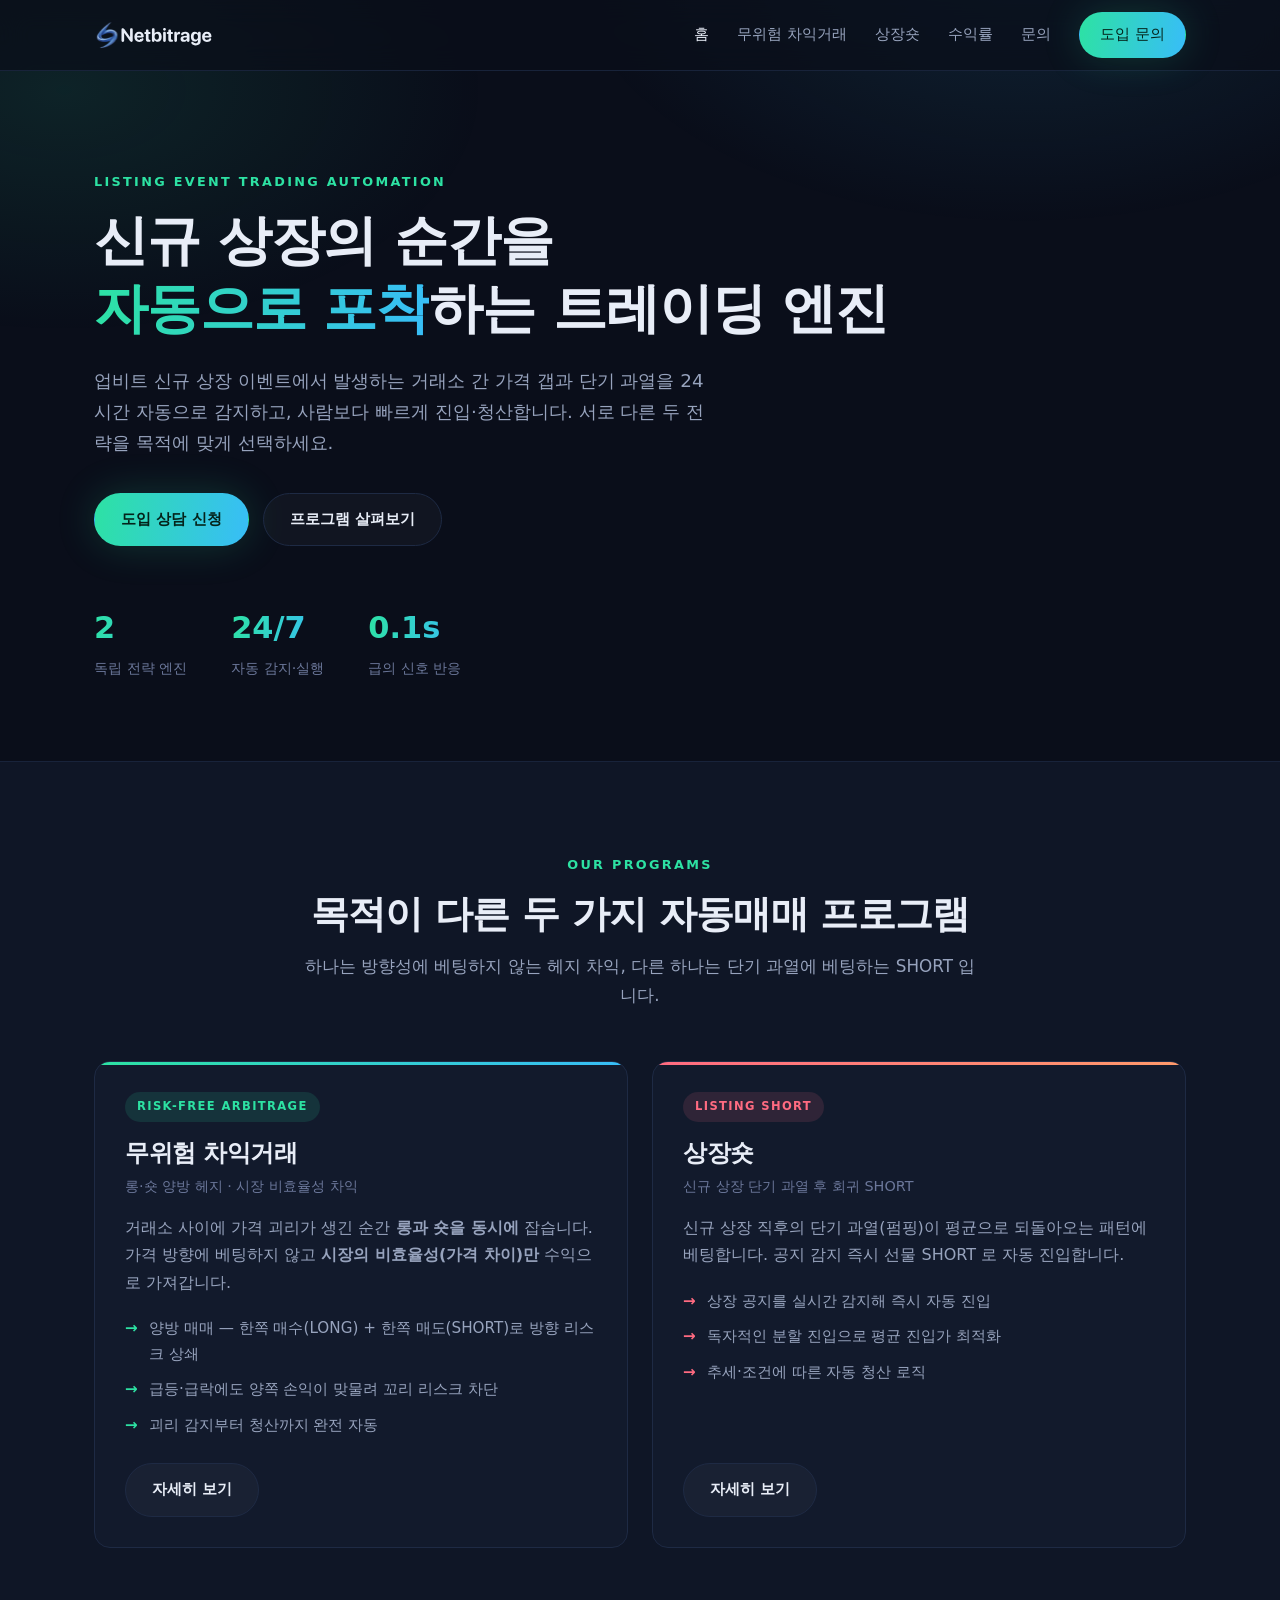
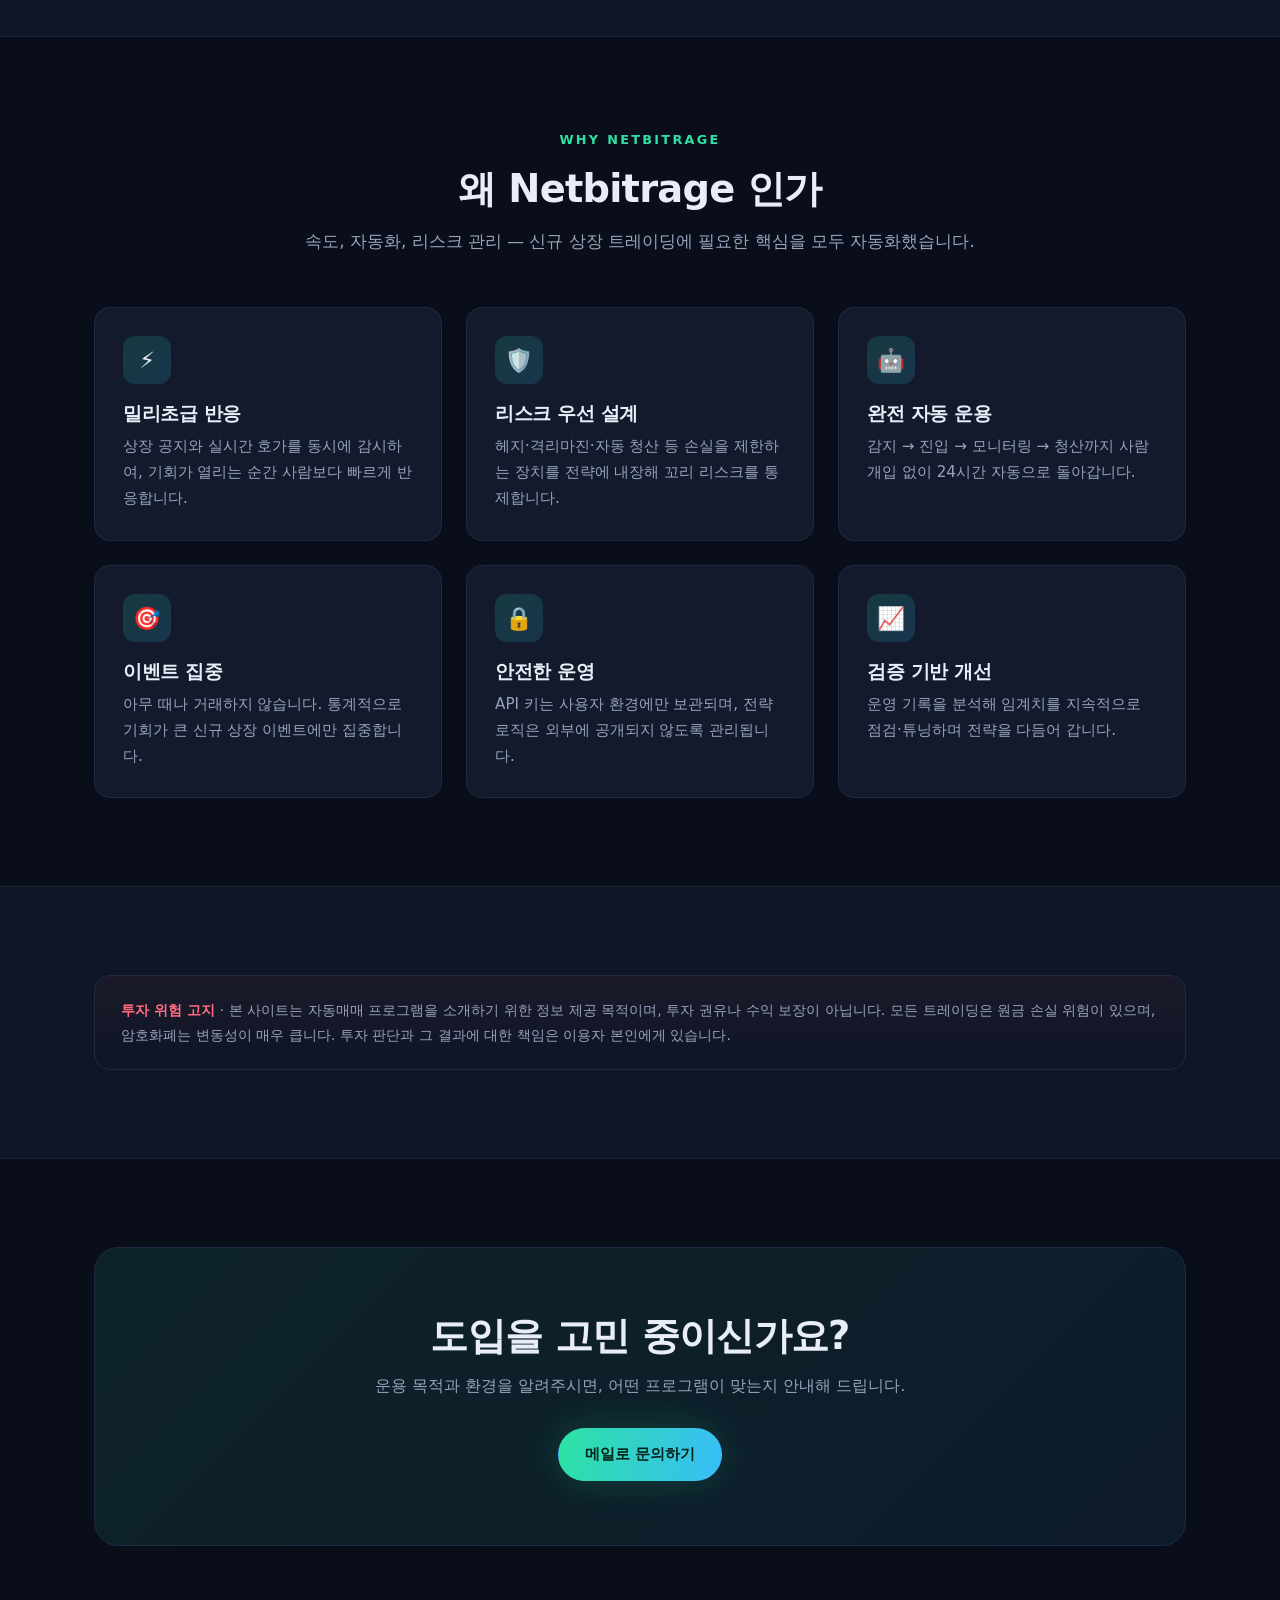
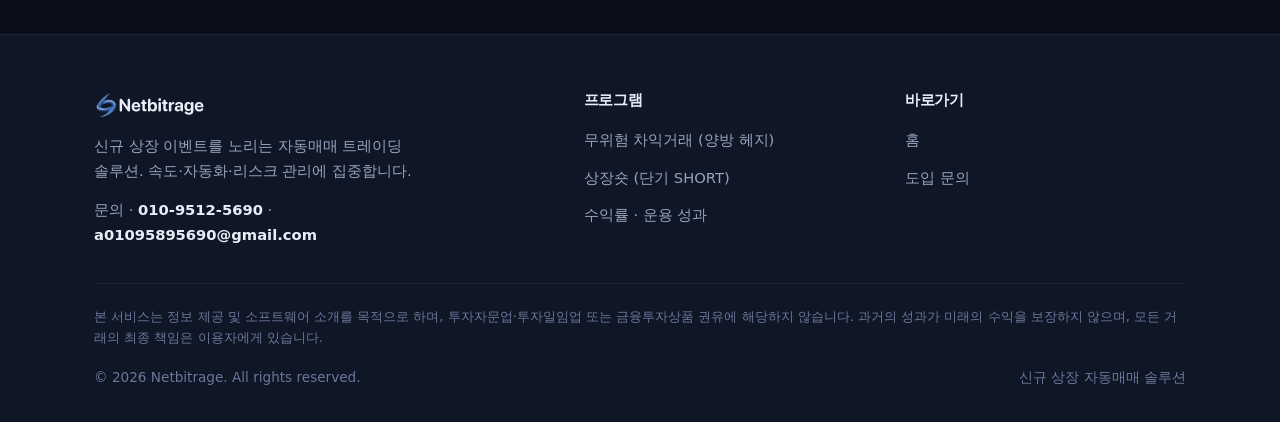
<file: index.html>
<!DOCTYPE html>
<html lang="ko">
<head>
  <meta charset="UTF-8" />
  <meta name="viewport" content="width=device-width, initial-scale=1.0" />
  <title>Netbitrage | 신규 상장 자동매매 솔루션</title>
  <meta name="description" content="업비트 신규 상장 이벤트를 노리는 두 가지 자동매매 프로그램 — 롱·숏 양방 헤지로 시장 비효율성을 먹는 무위험 차익거래와 단기 과열 회귀 SHORT(상장숏). 24시간 자동 감지·진입·청산." />
  <link rel="stylesheet" href="css/style.css" />
</head>
<body>
  <!-- 헤더 -->
  <header class="site-header">
    <div class="container">
      <a class="logo" href="index.html"><img class="logo-img" src="image/logo-netbitrage.svg" alt="Netbitrage" /></a>
      <button class="nav-toggle" aria-label="메뉴 열기"><span></span><span></span><span></span></button>
      <nav class="nav">
        <a href="index.html" class="active">홈</a>
        <a href="arbitrage.html">무위험 차익거래</a>
        <a href="short.html">상장숏</a>
        <a href="performance.html">수익률</a>
        <a href="contact.html">문의</a>
        <a href="contact.html" class="btn btn--primary">도입 문의</a>
      </nav>
    </div>
  </header>

  <main>
    <!-- 히어로 -->
    <section class="hero">
      <div class="container">
        <span class="eyebrow">Listing Event Trading Automation</span>
        <h1>신규 상장의 순간을<br /><span class="gradient-text">자동으로 포착</span>하는 트레이딩 엔진</h1>
        <p class="lead">
          업비트 신규 상장 이벤트에서 발생하는 거래소 간 가격 갭과 단기 과열을
          24시간 자동으로 감지하고, 사람보다 빠르게 진입·청산합니다.
          서로 다른 두 전략을 목적에 맞게 선택하세요.
        </p>
        <div class="hero-actions">
          <a href="contact.html" class="btn btn--primary">도입 상담 신청</a>
          <a href="#programs" class="btn btn--ghost">프로그램 살펴보기</a>
        </div>
        <div class="hero-stats">
          <div class="stat"><strong>2</strong><span>독립 전략 엔진</span></div>
          <div class="stat"><strong>24/7</strong><span>자동 감지·실행</span></div>
          <div class="stat"><strong>0.1s</strong><span>급의 신호 반응</span></div>
        </div>
      </div>
    </section>

    <!-- 프로그램 -->
    <section class="section section--soft" id="programs">
      <div class="container">
        <div class="section-head reveal">
          <span class="eyebrow">Our Programs</span>
          <h2>목적이 다른 두 가지 자동매매 프로그램</h2>
          <p>하나는 방향성에 베팅하지 않는 헤지 차익, 다른 하나는 단기 과열에 베팅하는 SHORT 입니다.</p>
        </div>
        <div class="grid grid--2">
          <article class="card program-card reveal">
            <span class="tag">Risk-Free Arbitrage</span>
            <h3>무위험 차익거래</h3>
            <p class="sub">롱·숏 양방 헤지 · 시장 비효율성 차익</p>
            <p>거래소 사이에 가격 괴리가 생긴 순간 <strong>롱과 숏을 동시에</strong> 잡습니다. 가격 방향에 베팅하지 않고 <strong>시장의 비효율성(가격 차이)만</strong> 수익으로 가져갑니다.</p>
            <ul>
              <li>양방 매매 — 한쪽 매수(LONG) + 한쪽 매도(SHORT)로 방향 리스크 상쇄</li>
              <li>급등·급락에도 양쪽 손익이 맞물려 꼬리 리스크 차단</li>
              <li>괴리 감지부터 청산까지 완전 자동</li>
            </ul>
            <div class="card-foot">
              <a href="arbitrage.html" class="btn btn--ghost">자세히 보기</a>
            </div>
          </article>

          <article class="card program-card is-short reveal">
            <span class="tag">Listing Short</span>
            <h3>상장숏</h3>
            <p class="sub">신규 상장 단기 과열 후 회귀 SHORT</p>
            <p>신규 상장 직후의 단기 과열(펌핑)이 평균으로 되돌아오는 패턴에 베팅합니다. 공지 감지 즉시 선물 SHORT 로 자동 진입합니다.</p>
            <ul>
              <li>상장 공지를 실시간 감지해 즉시 자동 진입</li>
              <li>독자적인 분할 진입으로 평균 진입가 최적화</li>
              <li>추세·조건에 따른 자동 청산 로직</li>
            </ul>
            <div class="card-foot">
              <a href="short.html" class="btn btn--ghost">자세히 보기</a>
            </div>
          </article>
        </div>
      </div>
    </section>

    <!-- 강점 -->
    <section class="section">
      <div class="container">
        <div class="section-head reveal">
          <span class="eyebrow">Why Netbitrage</span>
          <h2>왜 Netbitrage 인가</h2>
          <p>속도, 자동화, 리스크 관리 — 신규 상장 트레이딩에 필요한 핵심을 모두 자동화했습니다.</p>
        </div>
        <div class="grid grid--3">
          <div class="feature reveal">
            <div class="ico">⚡</div>
            <h3>밀리초급 반응</h3>
            <p>상장 공지와 실시간 호가를 동시에 감시하여, 기회가 열리는 순간 사람보다 빠르게 반응합니다.</p>
          </div>
          <div class="feature reveal">
            <div class="ico">🛡️</div>
            <h3>리스크 우선 설계</h3>
            <p>헤지·격리마진·자동 청산 등 손실을 제한하는 장치를 전략에 내장해 꼬리 리스크를 통제합니다.</p>
          </div>
          <div class="feature reveal">
            <div class="ico">🤖</div>
            <h3>완전 자동 운용</h3>
            <p>감지 → 진입 → 모니터링 → 청산까지 사람 개입 없이 24시간 자동으로 돌아갑니다.</p>
          </div>
          <div class="feature reveal">
            <div class="ico">🎯</div>
            <h3>이벤트 집중</h3>
            <p>아무 때나 거래하지 않습니다. 통계적으로 기회가 큰 신규 상장 이벤트에만 집중합니다.</p>
          </div>
          <div class="feature reveal">
            <div class="ico">🔒</div>
            <h3>안전한 운영</h3>
            <p>API 키는 사용자 환경에만 보관되며, 전략 로직은 외부에 공개되지 않도록 관리됩니다.</p>
          </div>
          <div class="feature reveal">
            <div class="ico">📈</div>
            <h3>검증 기반 개선</h3>
            <p>운영 기록을 분석해 임계치를 지속적으로 점검·튜닝하며 전략을 다듬어 갑니다.</p>
          </div>
        </div>
      </div>
    </section>

    <!-- 리스크 고지 -->
    <section class="section section--soft">
      <div class="container">
        <div class="notice reveal">
          <p><strong>투자 위험 고지</strong> · 본 사이트는 자동매매 프로그램을 소개하기 위한 정보 제공 목적이며, 투자 권유나 수익 보장이 아닙니다. 모든 트레이딩은 원금 손실 위험이 있으며, 암호화폐는 변동성이 매우 큽니다. 투자 판단과 그 결과에 대한 책임은 이용자 본인에게 있습니다.</p>
        </div>
      </div>
    </section>

    <!-- CTA -->
    <section class="section">
      <div class="container">
        <div class="cta-banner reveal">
          <h2>도입을 고민 중이신가요?</h2>
          <p>운용 목적과 환경을 알려주시면, 어떤 프로그램이 맞는지 안내해 드립니다.</p>
          <a href="contact.html" class="btn btn--primary">메일로 문의하기</a>
        </div>
      </div>
    </section>
  </main>

  <!-- 푸터 -->
  <footer class="site-footer">
    <div class="container">
      <div class="footer-grid">
        <div>
          <a class="logo" href="index.html"><img class="logo-img" src="image/logo-netbitrage.svg" alt="Netbitrage" /></a>
          <p>신규 상장 이벤트를 노리는 자동매매 트레이딩 솔루션. 속도·자동화·리스크 관리에 집중합니다.</p>
          <p class="footer-contact">문의 · <a href="tel:+821095125690">010-9512-5690</a> · <a href="mailto:a01095895690@gmail.com">a01095895690@gmail.com</a></p>
        </div>
        <div class="footer-col">
          <h4>프로그램</h4>
          <ul>
            <li><a href="arbitrage.html">무위험 차익거래 (양방 헤지)</a></li>
            <li><a href="short.html">상장숏 (단기 SHORT)</a></li>
            <li><a href="performance.html">수익률 · 운용 성과</a></li>
          </ul>
        </div>
        <div class="footer-col">
          <h4>바로가기</h4>
          <ul>
            <li><a href="index.html">홈</a></li>
            <li><a href="contact.html">도입 문의</a></li>
          </ul>
        </div>
      </div>
      <p class="footer-disclaimer">
        본 서비스는 정보 제공 및 소프트웨어 소개를 목적으로 하며, 투자자문업·투자일임업 또는 금융투자상품 권유에 해당하지 않습니다.
        과거의 성과가 미래의 수익을 보장하지 않으며, 모든 거래의 최종 책임은 이용자에게 있습니다.
      </p>
      <div class="footer-bottom">
        <span>© <span id="year">2026</span> Netbitrage. All rights reserved.</span>
        <span>신규 상장 자동매매 솔루션</span>
      </div>
    </div>
  </footer>

  <script src="js/main.js"></script>
</body>
</html>
</file>
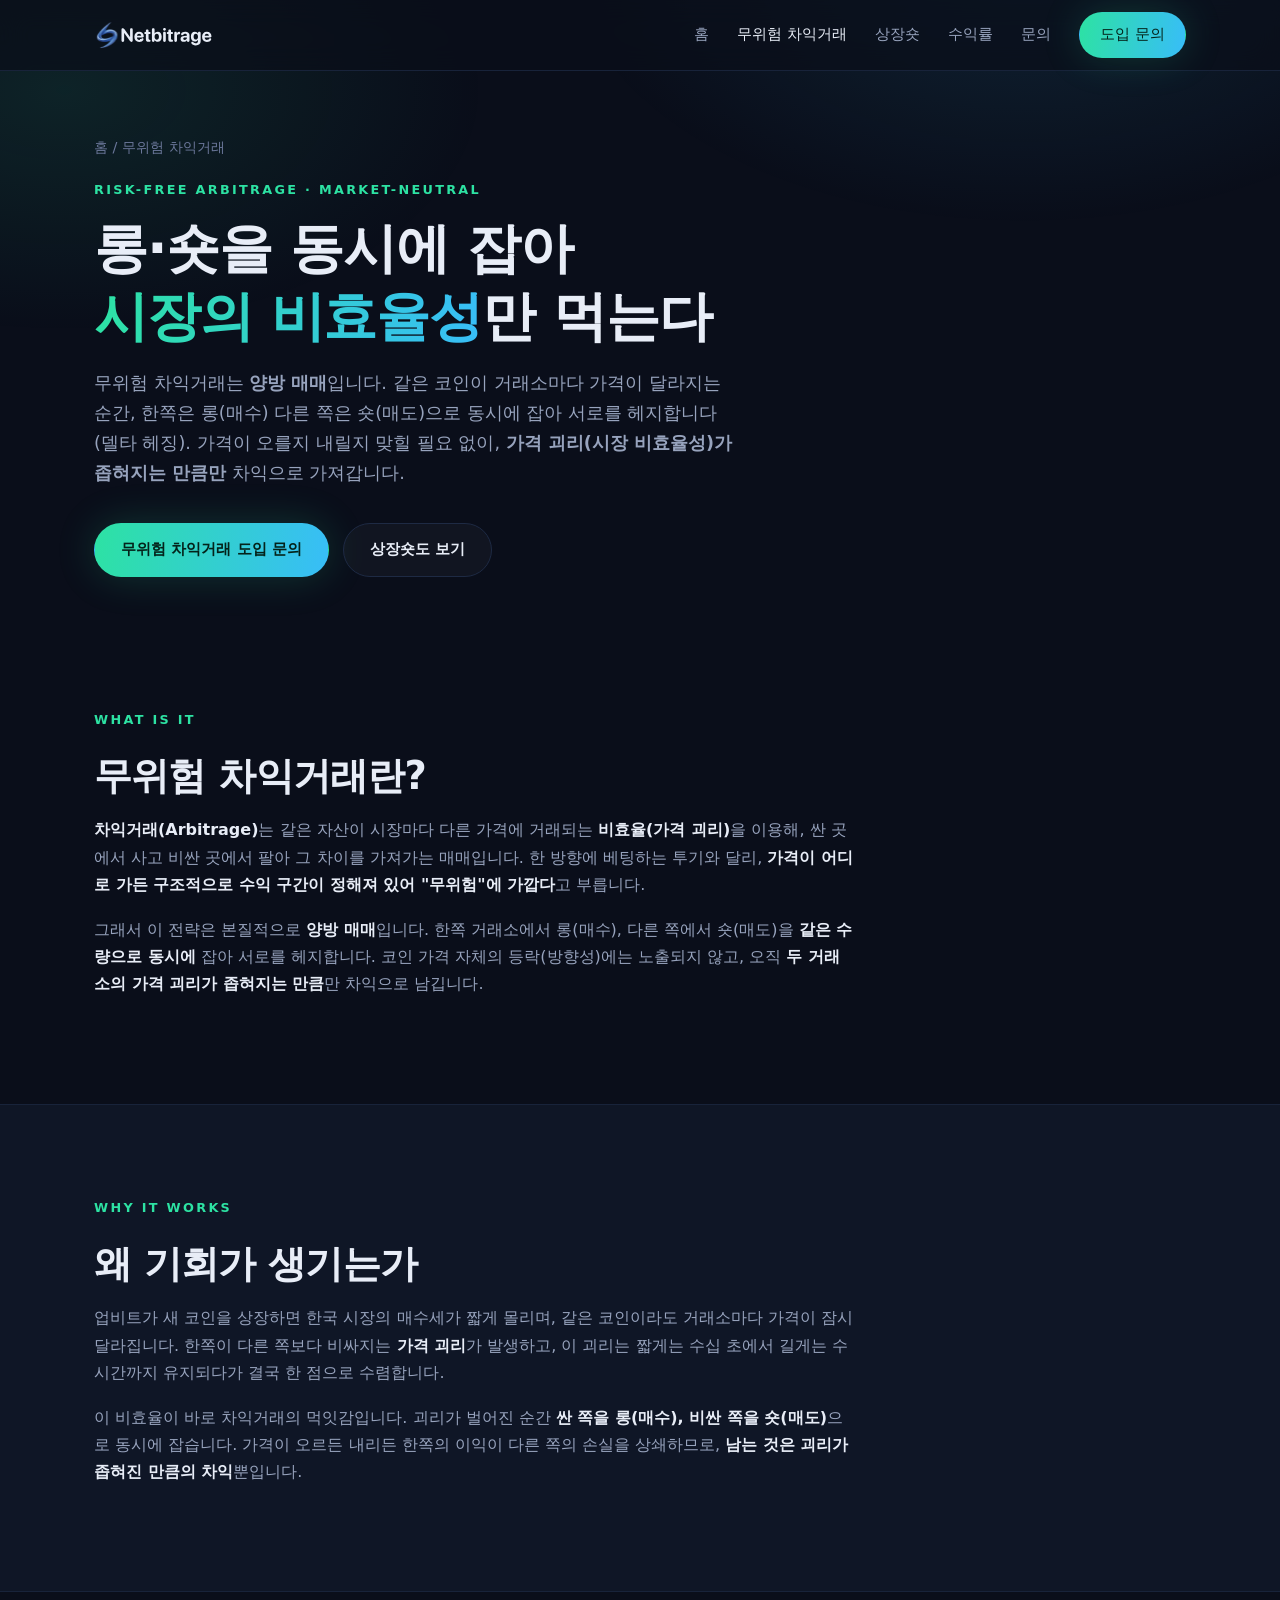
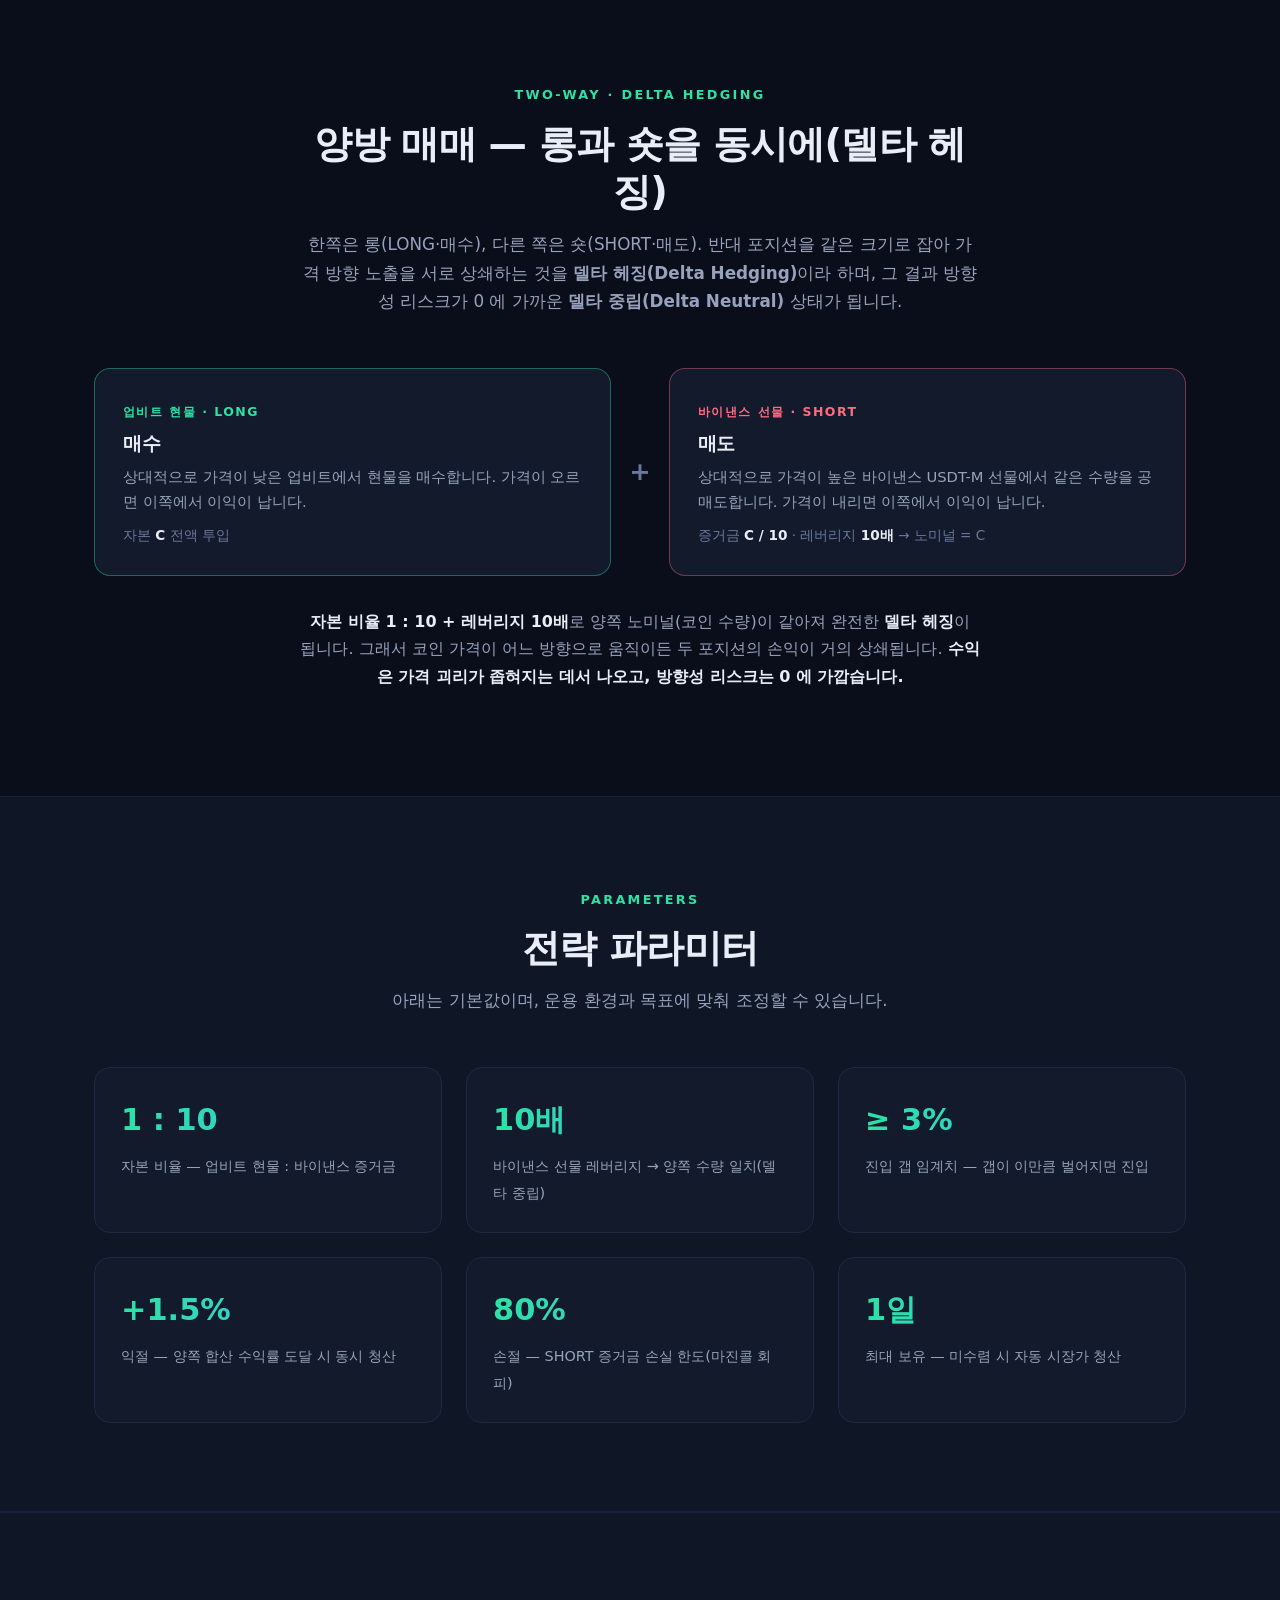
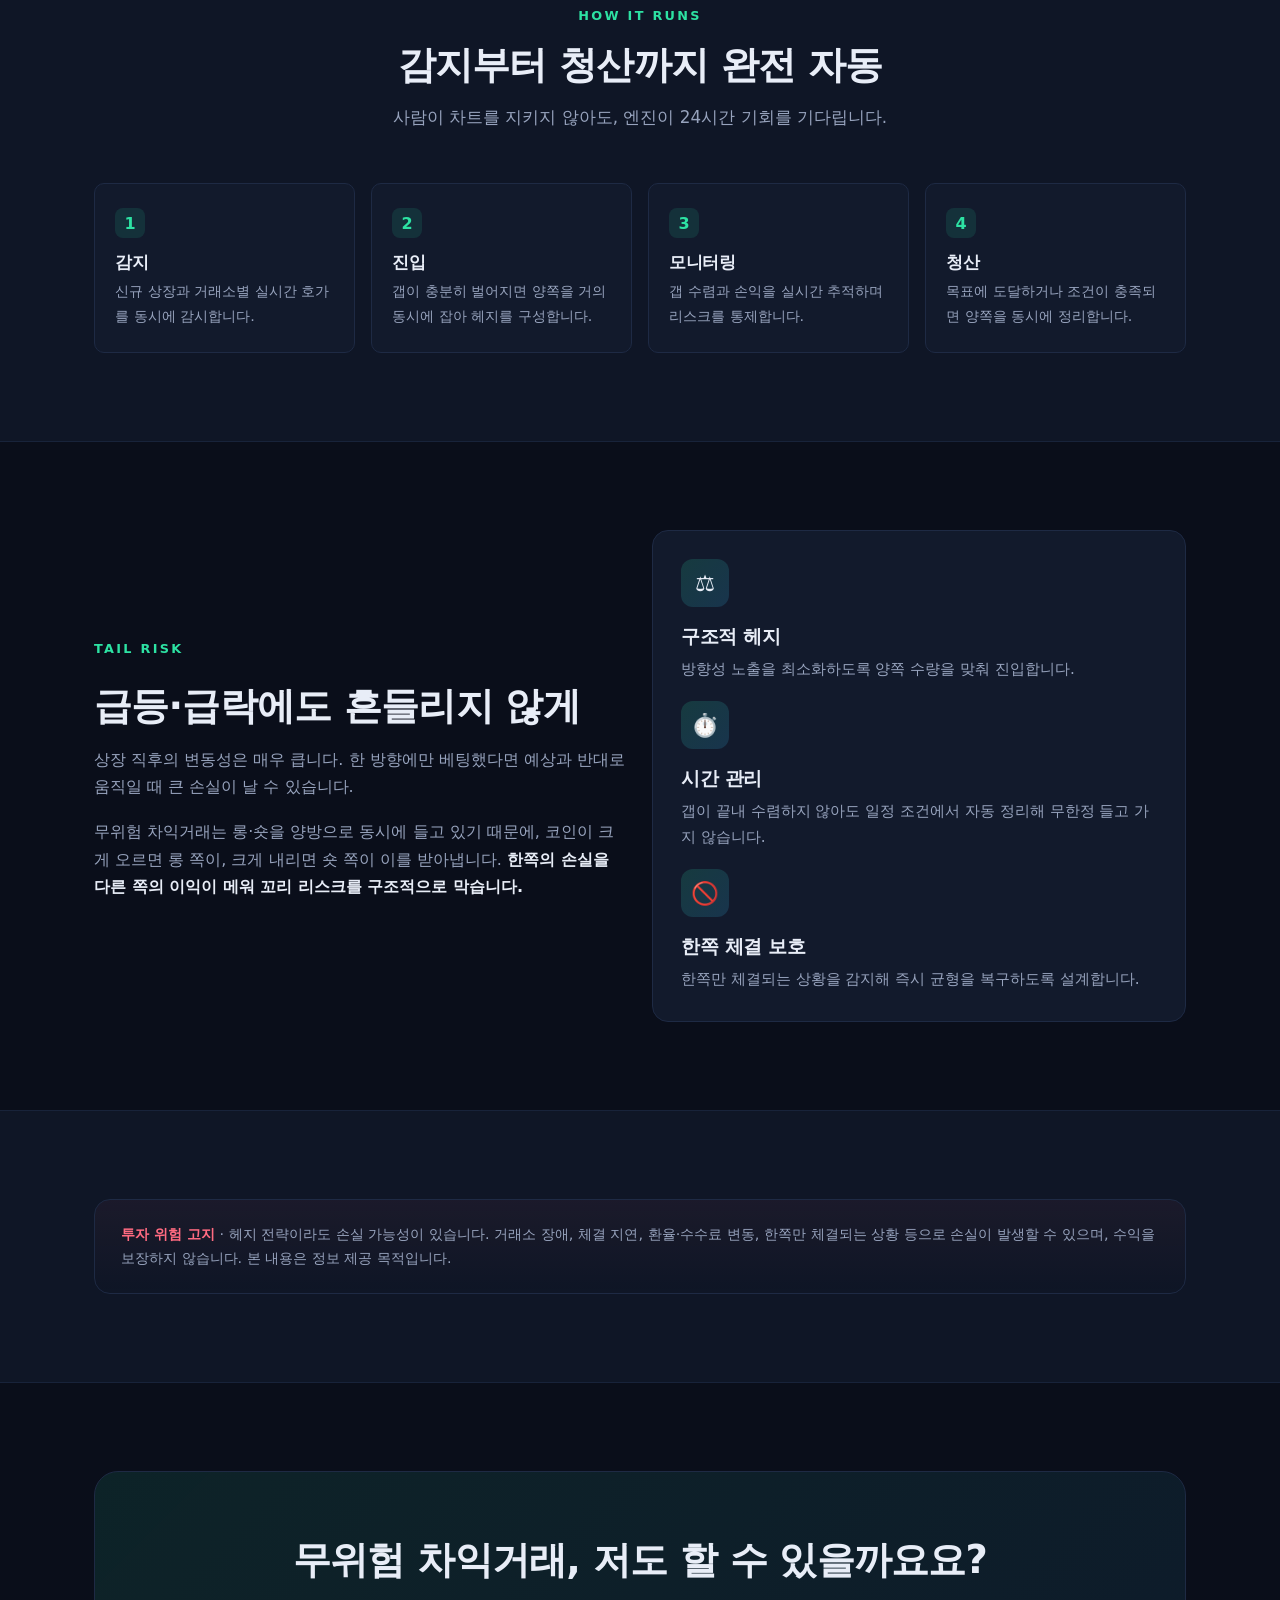
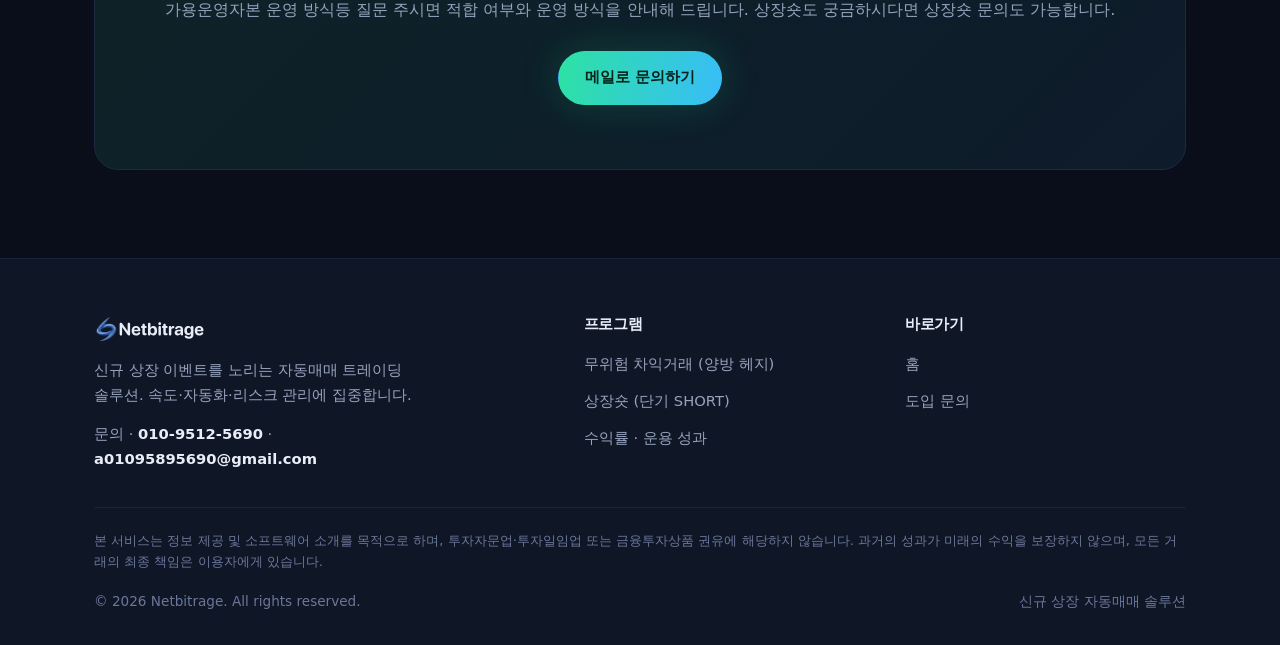
<file: arbitrage.html>
<!DOCTYPE html>
<html lang="ko">
<head>
  <meta charset="UTF-8" />
  <meta name="viewport" content="width=device-width, initial-scale=1.0" />
  <title>무위험 차익거래 | 롱·숏 양방 헤지 — Netbitrage</title>
  <meta name="description" content="롱과 숏을 동시에 잡는 양방 매매로 시장의 비효율성(거래소 간 가격 괴리)만 수익화하는 무위험 차익거래 자동매매. 방향성에 베팅하지 않아 가격이 오르든 내리든 손익이 상쇄되고, 괴리 수렴분만 차익으로 남습니다." />
  <link rel="stylesheet" href="css/style.css" />
</head>
<body>
  <header class="site-header">
    <div class="container">
      <a class="logo" href="index.html"><img class="logo-img" src="image/logo-netbitrage.svg" alt="Netbitrage" /></a>
      <button class="nav-toggle" aria-label="메뉴 열기"><span></span><span></span><span></span></button>
      <nav class="nav">
        <a href="index.html">홈</a>
        <a href="arbitrage.html" class="active">무위험 차익거래</a>
        <a href="short.html">상장숏</a>
        <a href="performance.html">수익률</a>
        <a href="contact.html">문의</a>
        <a href="contact.html" class="btn btn--primary">도입 문의</a>
      </nav>
    </div>
  </header>

  <main>
    <section class="page-hero">
      <div class="container">
        <p class="breadcrumb"><a href="index.html">홈</a> / 무위험 차익거래</p>
        <span class="eyebrow">Risk-Free Arbitrage · Market-Neutral</span>
        <h1>롱·숏을 동시에 잡아<br /><span class="gradient-text">시장의 비효율성</span>만 먹는다</h1>
        <p class="lead">
          무위험 차익거래는 <strong>양방 매매</strong>입니다. 같은 코인이 거래소마다 가격이 달라지는
          순간, 한쪽은 롱(매수) 다른 쪽은 숏(매도)으로 동시에 잡아 서로를 헤지합니다(델타 헤징).
          가격이 오를지 내릴지 맞힐 필요 없이, <strong>가격 괴리(시장 비효율성)가 좁혀지는 만큼만</strong>
          차익으로 가져갑니다.
        </p>
        <div class="hero-actions">
          <a href="contact.html?program=arbitrage" class="btn btn--primary">무위험 차익거래 도입 문의</a>
          <a href="short.html" class="btn btn--ghost">상장숏도 보기</a>
        </div>
      </div>
    </section>

    <!-- 무위험 차익거래란 -->
    <section class="section">
      <div class="container">
        <div class="prose reveal">
          <span class="eyebrow">What is it</span>
          <h2 style="margin-top:8px">무위험 차익거래란?</h2>
          <p>
            <strong>차익거래(Arbitrage)</strong>는 같은 자산이 시장마다 다른 가격에 거래되는
            <strong>비효율(가격 괴리)</strong>을 이용해, 싼 곳에서 사고 비싼 곳에서 팔아 그 차이를
            가져가는 매매입니다. 한 방향에 베팅하는 투기와 달리, <strong>가격이 어디로 가든
            구조적으로 수익 구간이 정해져 있어 "무위험"에 가깝다</strong>고 부릅니다.
          </p>
          <p>
            그래서 이 전략은 본질적으로 <strong>양방 매매</strong>입니다. 한쪽 거래소에서 롱(매수),
            다른 쪽에서 숏(매도)을 <strong>같은 수량으로 동시에</strong> 잡아 서로를 헤지합니다.
            코인 가격 자체의 등락(방향성)에는 노출되지 않고, 오직 <strong>두 거래소의 가격 괴리가
            좁혀지는 만큼</strong>만 차익으로 남깁니다.
          </p>
        </div>
      </div>
    </section>

    <!-- 왜 되는가 -->
    <section class="section section--soft">
      <div class="container">
        <div class="prose reveal">
          <span class="eyebrow">Why it works</span>
          <h2 style="margin-top:8px">왜 기회가 생기는가</h2>
          <p>
            업비트가 새 코인을 상장하면 한국 시장의 매수세가 짧게 몰리며, 같은 코인이라도
            거래소마다 가격이 잠시 달라집니다. 한쪽이 다른 쪽보다 비싸지는 <strong>가격 괴리</strong>가
            발생하고, 이 괴리는 짧게는 수십 초에서 길게는 수 시간까지 유지되다가 결국 한 점으로 수렴합니다.
          </p>
          <p>
            이 비효율이 바로 차익거래의 먹잇감입니다. 괴리가 벌어진 순간 <strong>싼 쪽을 롱(매수),
            비싼 쪽을 숏(매도)</strong>으로 동시에 잡습니다. 가격이 오르든 내리든 한쪽의 이익이 다른 쪽의
            손실을 상쇄하므로, <strong>남는 것은 괴리가 좁혀진 만큼의 차익</strong>뿐입니다.
          </p>
        </div>
      </div>
    </section>

    <!-- 델타 중립 직관 -->
    <section class="section">
      <div class="container">
        <div class="section-head reveal">
          <span class="eyebrow">Two-Way · Delta Hedging</span>
          <h2>양방 매매 — 롱과 숏을 동시에(델타 헤징)</h2>
          <p>한쪽은 롱(LONG·매수), 다른 쪽은 숏(SHORT·매도). 반대 포지션을 같은 크기로 잡아 가격 방향 노출을 서로 상쇄하는 것을 <strong>델타 헤징(Delta Hedging)</strong>이라 하며, 그 결과 방향성 리스크가 0 에 가까운 <strong>델타 중립(Delta Neutral)</strong> 상태가 됩니다.</p>
        </div>
        <div class="hedge reveal">
          <div class="leg long">
            <span class="label">업비트 현물 · LONG</span>
            <h4>매수</h4>
            <p>상대적으로 가격이 낮은 업비트에서 현물을 매수합니다. 가격이 오르면 이쪽에서 이익이 납니다.</p>
            <p class="fig">자본 <b>C</b> 전액 투입</p>
          </div>
          <div class="plus">+</div>
          <div class="leg short">
            <span class="label">바이낸스 선물 · SHORT</span>
            <h4>매도</h4>
            <p>상대적으로 가격이 높은 바이낸스 USDT-M 선물에서 같은 수량을 공매도합니다. 가격이 내리면 이쪽에서 이익이 납니다.</p>
            <p class="fig">증거금 <b>C / 10</b> · 레버리지 <b>10배</b> → 노미널 = C</p>
          </div>
        </div>
        <div class="prose reveal" style="margin:32px auto 0; text-align:center; max-width:680px">
          <p>
            <strong>자본 비율 1 : 10 + 레버리지 10배</strong>로 양쪽 노미널(코인 수량)이 같아져
            완전한 <strong>델타 헤징</strong>이 됩니다. 그래서 코인 가격이 어느 방향으로 움직이든 두 포지션의
            손익이 거의 상쇄됩니다. <strong>수익은 가격 괴리가 좁혀지는 데서 나오고, 방향성 리스크는 0 에 가깝습니다.</strong>
          </p>
        </div>
      </div>
    </section>

    <!-- 전략 파라미터 -->
    <section class="section section--soft" id="params">
      <div class="container">
        <div class="section-head reveal">
          <span class="eyebrow">Parameters</span>
          <h2>전략 파라미터</h2>
          <p>아래는 기본값이며, 운용 환경과 목표에 맞춰 조정할 수 있습니다.</p>
        </div>
        <div class="grid grid--3 reveal">
          <div class="param"><strong>1 : 10</strong><span>자본 비율 — 업비트 현물 : 바이낸스 증거금</span></div>
          <div class="param"><strong>10배</strong><span>바이낸스 선물 레버리지 → 양쪽 수량 일치(델타 중립)</span></div>
          <div class="param"><strong>≥ 3%</strong><span>진입 갭 임계치 — 갭이 이만큼 벌어지면 진입</span></div>
          <div class="param"><strong>+1.5%</strong><span>익절 — 양쪽 합산 수익률 도달 시 동시 청산</span></div>
          <div class="param"><strong>80%</strong><span>손절 — SHORT 증거금 손실 한도(마진콜 회피)</span></div>
          <div class="param"><strong>1일</strong><span>최대 보유 — 미수렴 시 자동 시장가 청산</span></div>
        </div>
      </div>
    </section>

    <!-- 자동화 흐름 -->
    <section class="section section--soft">
      <div class="container">
        <div class="section-head reveal">
          <span class="eyebrow">How it runs</span>
          <h2>감지부터 청산까지 완전 자동</h2>
          <p>사람이 차트를 지키지 않아도, 엔진이 24시간 기회를 기다립니다.</p>
        </div>
        <div class="flow reveal">
          <div class="step">
            <span class="n">1</span>
            <h4>감지</h4>
            <p>신규 상장과 거래소별 실시간 호가를 동시에 감시합니다.</p>
          </div>
          <div class="step">
            <span class="n">2</span>
            <h4>진입</h4>
            <p>갭이 충분히 벌어지면 양쪽을 거의 동시에 잡아 헤지를 구성합니다.</p>
          </div>
          <div class="step">
            <span class="n">3</span>
            <h4>모니터링</h4>
            <p>갭 수렴과 손익을 실시간 추적하며 리스크를 통제합니다.</p>
          </div>
          <div class="step">
            <span class="n">4</span>
            <h4>청산</h4>
            <p>목표에 도달하거나 조건이 충족되면 양쪽을 동시에 정리합니다.</p>
          </div>
        </div>
      </div>
    </section>

    <!-- 꼬리 리스크 -->
    <section class="section">
      <div class="container">
        <div class="grid grid--2" style="align-items:center">
          <div class="prose reveal">
            <span class="eyebrow">Tail Risk</span>
            <h2 style="margin-top:8px">급등·급락에도 흔들리지 않게</h2>
            <p>
              상장 직후의 변동성은 매우 큽니다. 한 방향에만 베팅했다면 예상과 반대로 움직일 때
              큰 손실이 날 수 있습니다.
            </p>
            <p>
              무위험 차익거래는 롱·숏을 양방으로 동시에 들고 있기 때문에, 코인이 크게 오르면 롱 쪽이,
              크게 내리면 숏 쪽이 이를 받아냅니다. <strong>한쪽의 손실을 다른 쪽의 이익이 메워
              꼬리 리스크를 구조적으로 막습니다.</strong>
            </p>
          </div>
          <div class="reveal">
            <div class="feature">
              <div class="ico">⚖️</div>
              <h3>구조적 헤지</h3>
              <p style="margin-bottom:18px">방향성 노출을 최소화하도록 양쪽 수량을 맞춰 진입합니다.</p>
              <div class="ico">⏱️</div>
              <h3>시간 관리</h3>
              <p style="margin-bottom:18px">갭이 끝내 수렴하지 않아도 일정 조건에서 자동 정리해 무한정 들고 가지 않습니다.</p>
              <div class="ico">🚫</div>
              <h3>한쪽 체결 보호</h3>
              <p style="margin:0">한쪽만 체결되는 상황을 감지해 즉시 균형을 복구하도록 설계합니다.</p>
            </div>
          </div>
        </div>
      </div>
    </section>

    <!-- 리스크 고지 -->
    <section class="section section--soft">
      <div class="container">
        <div class="notice reveal">
          <p><strong>투자 위험 고지</strong> · 헤지 전략이라도 손실 가능성이 있습니다. 거래소 장애, 체결 지연, 환율·수수료 변동, 한쪽만 체결되는 상황 등으로 손실이 발생할 수 있으며, 수익을 보장하지 않습니다. 본 내용은 정보 제공 목적입니다.</p>
        </div>
      </div>
    </section>

    <section class="section">
      <div class="container">
        <div class="cta-banner reveal">
          <h2>무위험 차익거래, 저도 할 수 있을까요요?</h2>
          <p>가용운영자본 운영 방식등 질문 주시면 적합 여부와 운영 방식을 안내해 드립니다. 상장숏도 궁금하시다면 상장숏 문의도 가능합니다.</p>
          <a href="contact.html?program=arbitrage" class="btn btn--primary">메일로 문의하기</a>
        </div>
      </div>
    </section>
  </main>

  <footer class="site-footer">
    <div class="container">
      <div class="footer-grid">
        <div>
          <a class="logo" href="index.html"><img class="logo-img" src="image/logo-netbitrage.svg" alt="Netbitrage" /></a>
          <p>신규 상장 이벤트를 노리는 자동매매 트레이딩 솔루션. 속도·자동화·리스크 관리에 집중합니다.</p>
          <p class="footer-contact">문의 · <a href="tel:+821095125690">010-9512-5690</a> · <a href="mailto:a01095895690@gmail.com">a01095895690@gmail.com</a></p>
        </div>
        <div class="footer-col">
          <h4>프로그램</h4>
          <ul>
            <li><a href="arbitrage.html">무위험 차익거래 (양방 헤지)</a></li>
            <li><a href="short.html">상장숏 (단기 SHORT)</a></li>
            <li><a href="performance.html">수익률 · 운용 성과</a></li>
          </ul>
        </div>
        <div class="footer-col">
          <h4>바로가기</h4>
          <ul>
            <li><a href="index.html">홈</a></li>
            <li><a href="contact.html">도입 문의</a></li>
          </ul>
        </div>
      </div>
      <p class="footer-disclaimer">
        본 서비스는 정보 제공 및 소프트웨어 소개를 목적으로 하며, 투자자문업·투자일임업 또는 금융투자상품 권유에 해당하지 않습니다.
        과거의 성과가 미래의 수익을 보장하지 않으며, 모든 거래의 최종 책임은 이용자에게 있습니다.
      </p>
      <div class="footer-bottom">
        <span>© <span id="year">2026</span> Netbitrage. All rights reserved.</span>
        <span>신규 상장 자동매매 솔루션</span>
      </div>
    </div>
  </footer>

  <script src="js/main.js"></script>
</body>
</html>
</file>
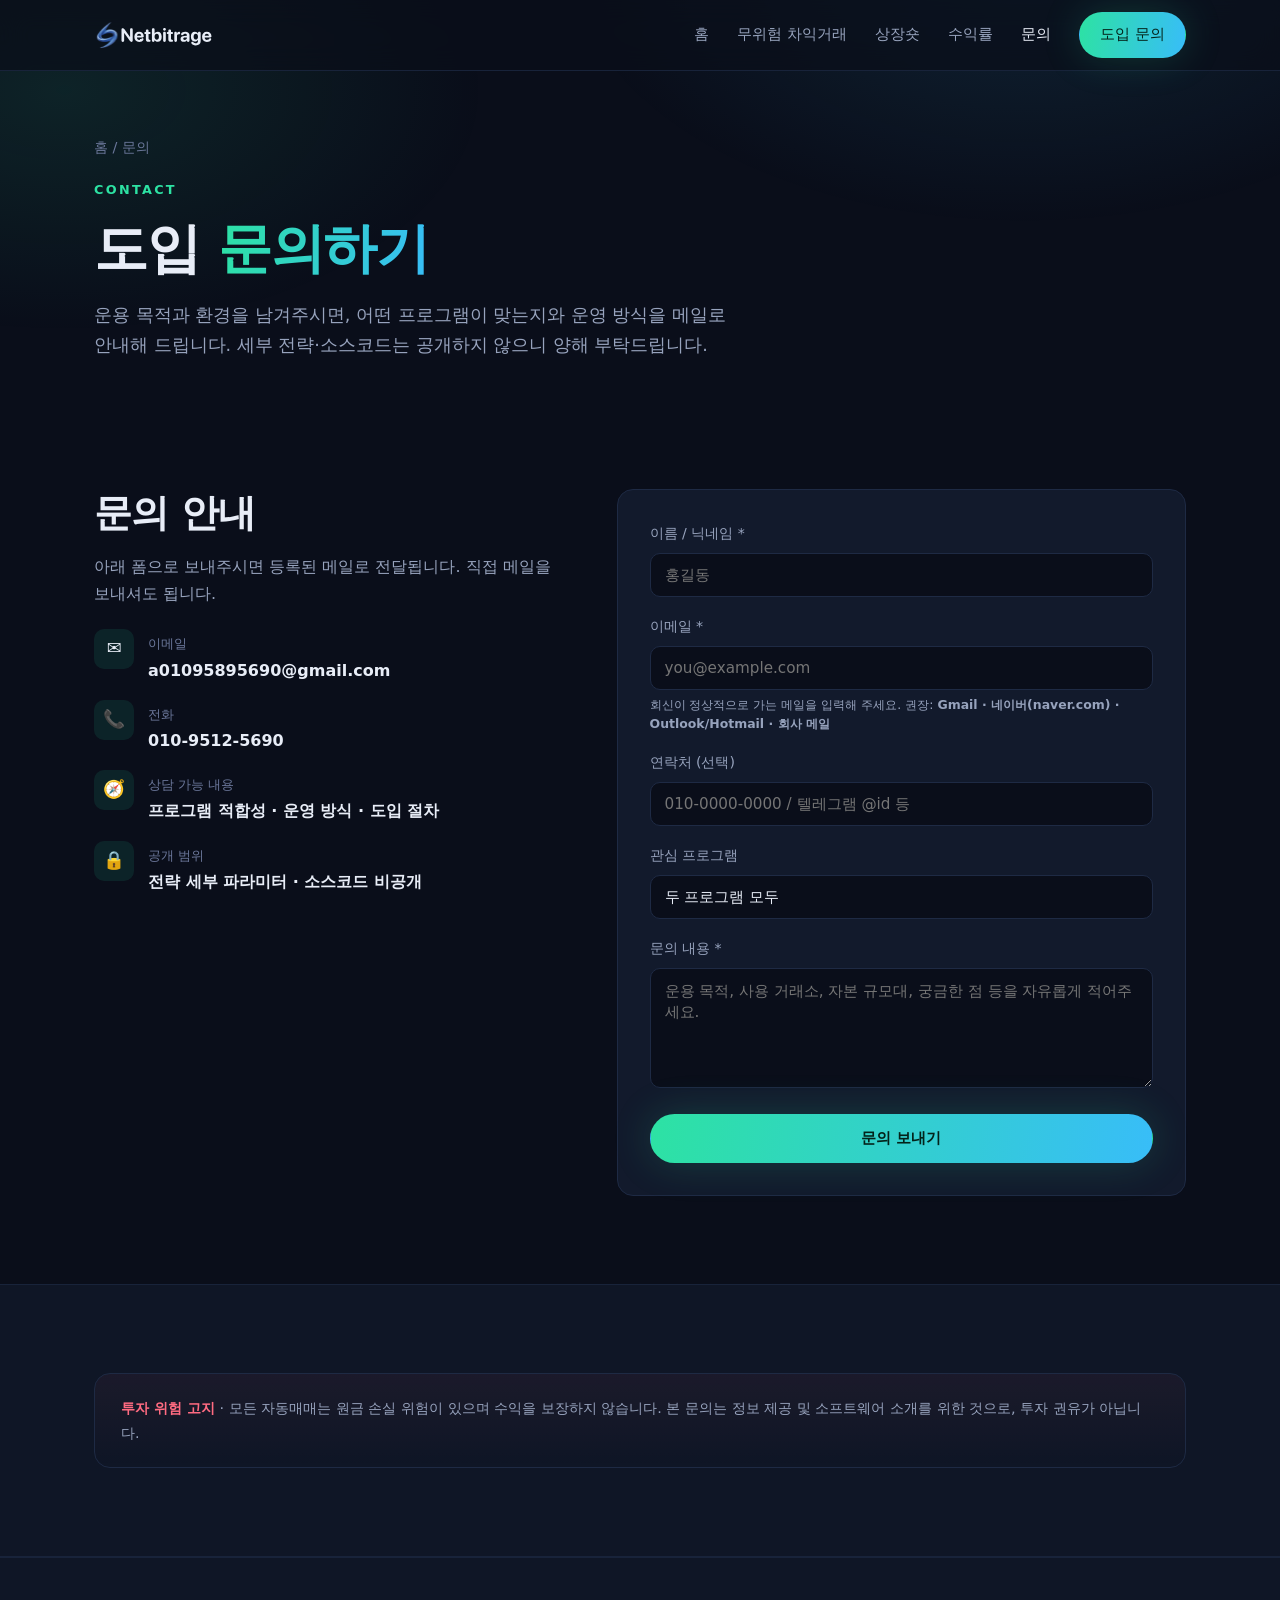
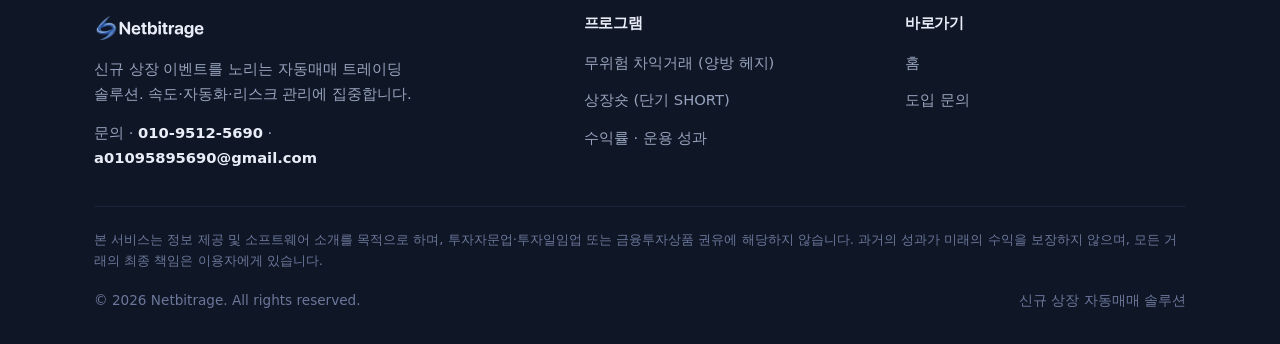
<file: contact.html>
<!DOCTYPE html>
<html lang="ko">
<head>
  <meta charset="UTF-8" />
  <meta name="viewport" content="width=device-width, initial-scale=1.0" />
  <title>도입 문의 | Netbitrage</title>
  <meta name="description" content="Netbitrage 자동매매 프로그램(무위험 차익거래·상장숏) 도입 문의. 운용 목적과 환경을 남겨주시면 적합한 프로그램과 운영 방식을 안내해 드립니다." />
  <link rel="stylesheet" href="css/style.css" />
</head>
<body>
  <header class="site-header">
    <div class="container">
      <a class="logo" href="index.html"><img class="logo-img" src="image/logo-netbitrage.svg" alt="Netbitrage" /></a>
      <button class="nav-toggle" aria-label="메뉴 열기"><span></span><span></span><span></span></button>
      <nav class="nav">
        <a href="index.html">홈</a>
        <a href="arbitrage.html">무위험 차익거래</a>
        <a href="short.html">상장숏</a>
        <a href="performance.html">수익률</a>
        <a href="contact.html" class="active">문의</a>
        <a href="contact.html" class="btn btn--primary">도입 문의</a>
      </nav>
    </div>
  </header>

  <main>
    <section class="page-hero">
      <div class="container">
        <p class="breadcrumb"><a href="index.html">홈</a> / 문의</p>
        <span class="eyebrow">Contact</span>
        <h1>도입 <span class="gradient-text">문의하기</span></h1>
        <p class="lead">
          운용 목적과 환경을 남겨주시면, 어떤 프로그램이 맞는지와 운영 방식을 메일로 안내해 드립니다.
          세부 전략·소스코드는 공개하지 않으니 양해 부탁드립니다.
        </p>
      </div>
    </section>

    <section class="section">
      <div class="container">
        <div class="contact-wrap">
          <div class="contact-info reveal">
            <h2>문의 안내</h2>
            <p>아래 폼으로 보내주시면 등록된 메일로 전달됩니다. 직접 메일을 보내셔도 됩니다.</p>
            <ul class="contact-list">
              <li>
                <span class="ico">✉️</span>
                <span>
                  <span class="k">이메일</span><br />
                  <a class="v" href="mailto:a01095895690@gmail.com">a01095895690@gmail.com</a>
                </span>
              </li>
              <li>
                <span class="ico">📞</span>
                <span>
                  <span class="k">전화</span><br />
                  <a class="v" href="tel:+821095125690">010-9512-5690</a>
                </span>
              </li>
              <li>
                <span class="ico">🧭</span>
                <span>
                  <span class="k">상담 가능 내용</span><br />
                  <span class="v">프로그램 적합성 · 운영 방식 · 도입 절차</span>
                </span>
              </li>
              <li>
                <span class="ico">🔒</span>
                <span>
                  <span class="k">공개 범위</span><br />
                  <span class="v">전략 세부 파라미터 · 소스코드 비공개</span>
                </span>
              </li>
            </ul>
          </div>

          <div class="reveal">
            <form id="contact-form" class="form-card" novalidate>
              <div id="form-success" class="form-msg success">문의가 정상적으로 전송되었습니다. 빠르게 회신드리겠습니다.</div>
              <div id="form-error" class="form-msg error">전송에 실패했습니다. 잠시 후 다시 시도해 주세요.</div>

              <!-- 허니팟(봇 차단) -->
              <input type="checkbox" name="botcheck" class="hp" tabindex="-1" autocomplete="off" />

              <div class="field">
                <label for="name">이름 / 닉네임 *</label>
                <input type="text" id="name" name="name" required placeholder="홍길동" />
              </div>
              <div class="field">
                <label for="email">이메일 *</label>
                <input type="email" id="email" name="email" required placeholder="you@example.com" autocomplete="email" />
                <p class="field-hint">회신이 정상적으로 가는 메일을 입력해 주세요. 권장: <strong>Gmail · 네이버(naver.com) · Outlook/Hotmail · 회사 메일</strong></p>
                <p class="field-warn" id="email-warn" role="alert"></p>
              </div>
              <div class="field">
                <label for="phone">연락처 (선택)</label>
                <input type="text" id="phone" name="phone" placeholder="010-0000-0000 / 텔레그램 @id 등" />
              </div>
              <div class="field">
                <label for="program">관심 프로그램</label>
                <select id="program" name="program">
                  <option value="both">두 프로그램 모두</option>
                  <option value="arbitrage">무위험 차익거래 (롱·숏 양방 헤지)</option>
                  <option value="short">상장숏 (신규 상장 SHORT)</option>
                  <option value="etc">기타 / 일반 문의</option>
                </select>
              </div>
              <div class="field">
                <label for="message">문의 내용 *</label>
                <textarea id="message" name="message" required placeholder="운용 목적, 사용 거래소, 자본 규모대, 궁금한 점 등을 자유롭게 적어주세요."></textarea>
              </div>
              <button type="submit" class="btn btn--primary btn--block">문의 보내기</button>
            </form>
          </div>
        </div>
      </div>
    </section>

    <section class="section section--soft">
      <div class="container">
        <div class="notice reveal">
          <p><strong>투자 위험 고지</strong> · 모든 자동매매는 원금 손실 위험이 있으며 수익을 보장하지 않습니다. 본 문의는 정보 제공 및 소프트웨어 소개를 위한 것으로, 투자 권유가 아닙니다.</p>
        </div>
      </div>
    </section>
  </main>

  <footer class="site-footer">
    <div class="container">
      <div class="footer-grid">
        <div>
          <a class="logo" href="index.html"><img class="logo-img" src="image/logo-netbitrage.svg" alt="Netbitrage" /></a>
          <p>신규 상장 이벤트를 노리는 자동매매 트레이딩 솔루션. 속도·자동화·리스크 관리에 집중합니다.</p>
          <p class="footer-contact">문의 · <a href="tel:+821095125690">010-9512-5690</a> · <a href="mailto:a01095895690@gmail.com">a01095895690@gmail.com</a></p>
        </div>
        <div class="footer-col">
          <h4>프로그램</h4>
          <ul>
            <li><a href="arbitrage.html">무위험 차익거래 (양방 헤지)</a></li>
            <li><a href="short.html">상장숏 (단기 SHORT)</a></li>
            <li><a href="performance.html">수익률 · 운용 성과</a></li>
          </ul>
        </div>
        <div class="footer-col">
          <h4>바로가기</h4>
          <ul>
            <li><a href="index.html">홈</a></li>
            <li><a href="contact.html">도입 문의</a></li>
          </ul>
        </div>
      </div>
      <p class="footer-disclaimer">
        본 서비스는 정보 제공 및 소프트웨어 소개를 목적으로 하며, 투자자문업·투자일임업 또는 금융투자상품 권유에 해당하지 않습니다.
        과거의 성과가 미래의 수익을 보장하지 않으며, 모든 거래의 최종 책임은 이용자에게 있습니다.
      </p>
      <div class="footer-bottom">
        <span>© <span id="year">2026</span> Netbitrage. All rights reserved.</span>
        <span>신규 상장 자동매매 솔루션</span>
      </div>
    </div>
  </footer>

  <script src="js/main.js"></script>
</body>
</html>
</file>
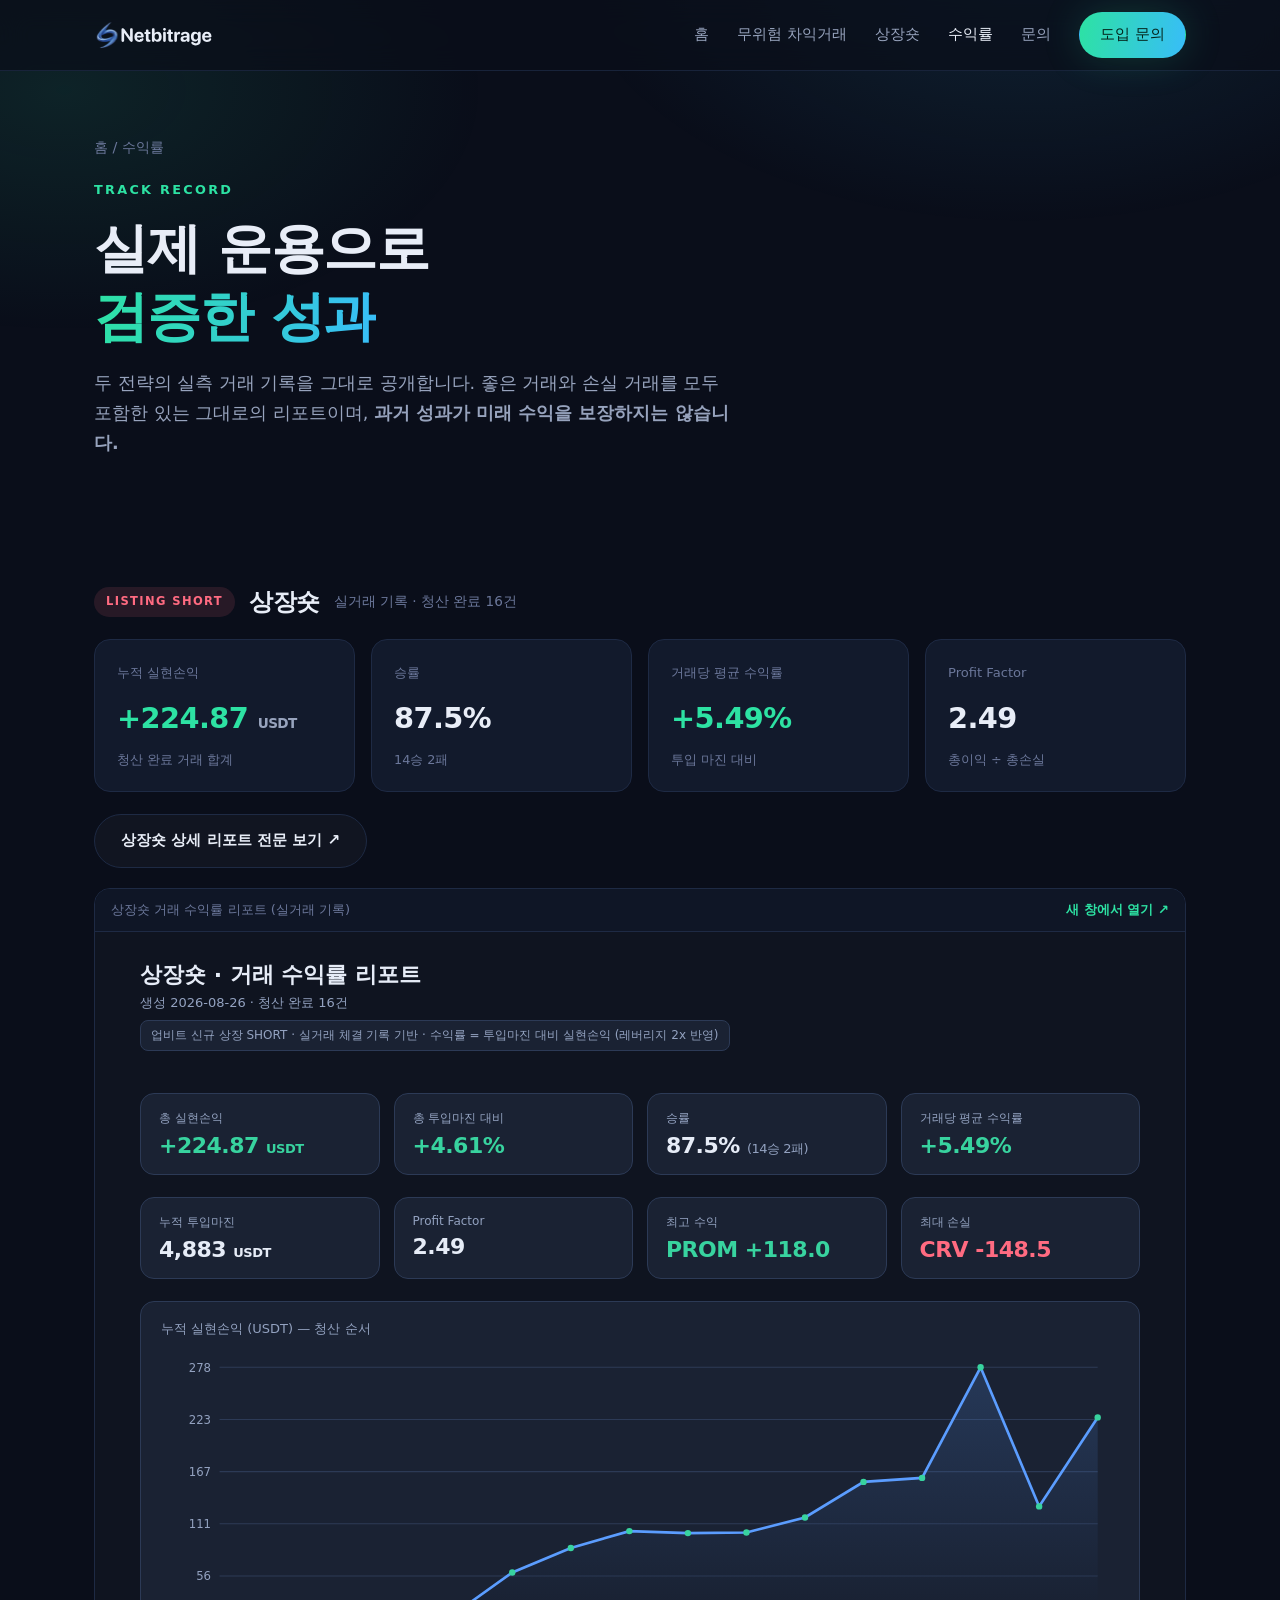
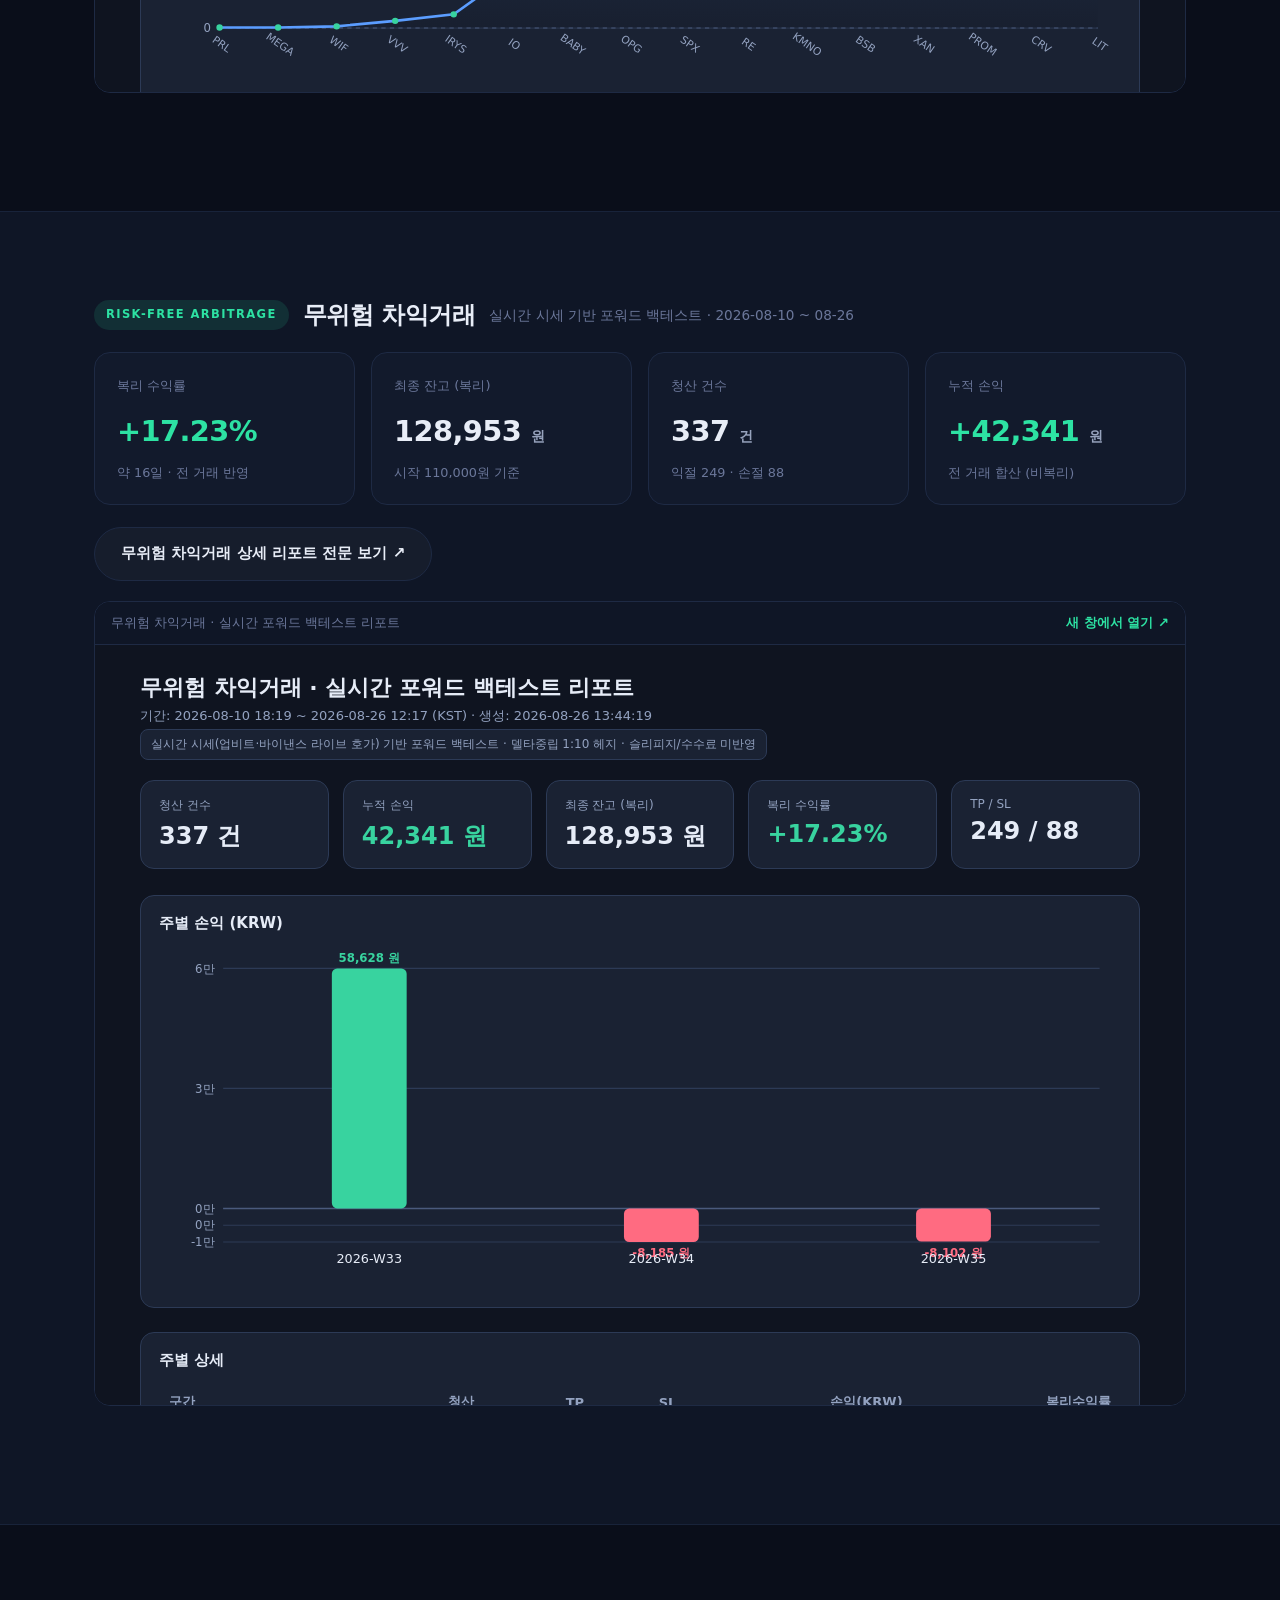
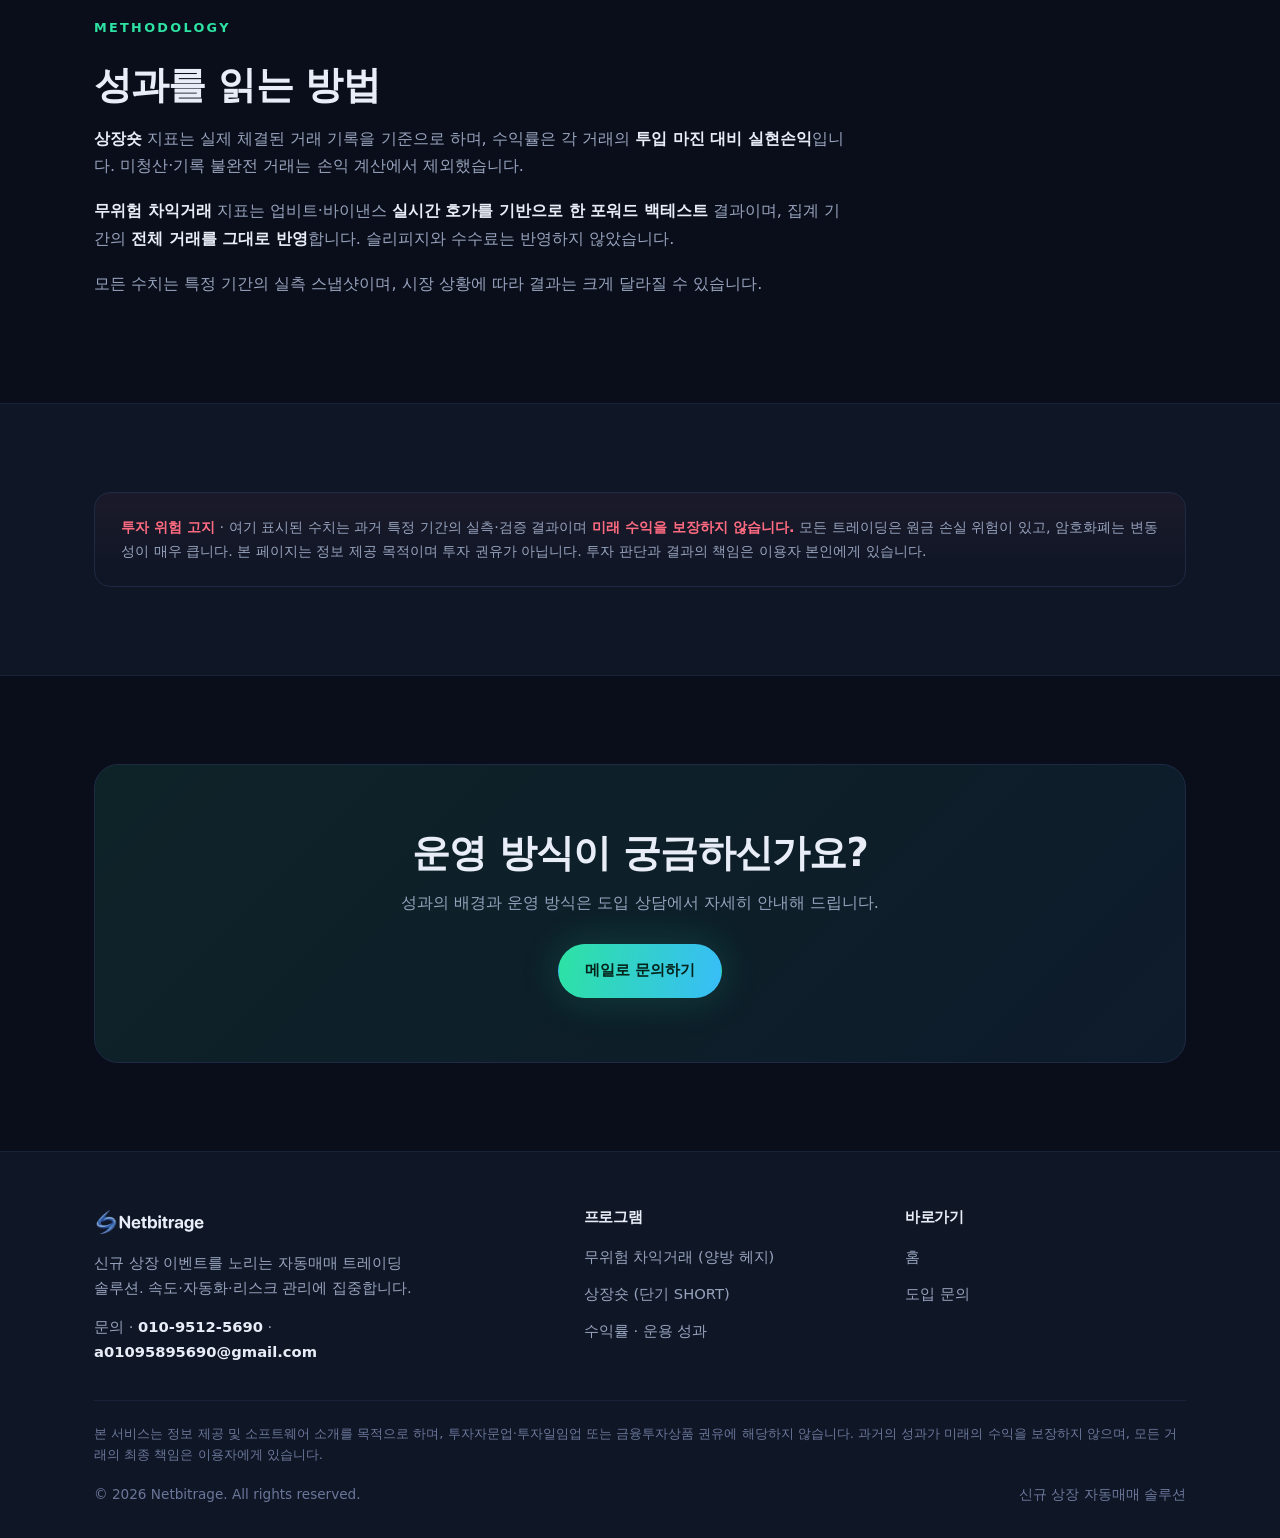
<file: performance.html>
<!DOCTYPE html>
<html lang="ko">
<head>
  <meta charset="UTF-8" />
  <meta name="viewport" content="width=device-width, initial-scale=1.0" />
  <title>수익률 · 운용 성과 | Netbitrage</title>
  <meta name="description" content="상장숏과 무위험 차익거래의 실제 운용·검증 성과 리포트. 승률, 누적 손익, 복리 수익률 등 실측 데이터를 공개합니다. 과거 성과가 미래 수익을 보장하지는 않습니다." />
  <link rel="stylesheet" href="css/style.css" />
</head>
<body>
  <header class="site-header">
    <div class="container">
      <a class="logo" href="index.html"><img class="logo-img" src="image/logo-netbitrage.svg" alt="Netbitrage" /></a>
      <button class="nav-toggle" aria-label="메뉴 열기"><span></span><span></span><span></span></button>
      <nav class="nav">
        <a href="index.html">홈</a>
        <a href="arbitrage.html">무위험 차익거래</a>
        <a href="short.html">상장숏</a>
        <a href="performance.html" class="active">수익률</a>
        <a href="contact.html">문의</a>
        <a href="contact.html" class="btn btn--primary">도입 문의</a>
      </nav>
    </div>
  </header>

  <main>
    <section class="page-hero">
      <div class="container">
        <p class="breadcrumb"><a href="index.html">홈</a> / 수익률</p>
        <span class="eyebrow">Track Record</span>
        <h1>실제 운용으로<br /><span class="gradient-text">검증한 성과</span></h1>
        <p class="lead">
          두 전략의 실측 거래 기록을 그대로 공개합니다. 좋은 거래와 손실 거래를 모두 포함한
          있는 그대로의 리포트이며, <strong>과거 성과가 미래 수익을 보장하지는 않습니다.</strong>
        </p>
      </div>
    </section>

    <!-- 상장숏 성과 -->
    <section class="section">
      <div class="container">
        <div class="perf-block reveal">
          <div class="perf-head is-short">
            <span class="tag">Listing Short</span>
            <h2>상장숏</h2>
            <span class="meta">실거래 기록 · 청산 완료 16건</span>
          </div>
          <div class="stat-grid">
            <div class="stat-card">
              <div class="k">누적 실현손익</div>
              <div class="v pos">+224.87 <small>USDT</small></div>
              <div class="sub">청산 완료 거래 합계</div>
            </div>
            <div class="stat-card">
              <div class="k">승률</div>
              <div class="v">87.5%</div>
              <div class="sub">14승 2패</div>
            </div>
            <div class="stat-card">
              <div class="k">거래당 평균 수익률</div>
              <div class="v pos">+5.49%</div>
              <div class="sub">투입 마진 대비</div>
            </div>
            <div class="stat-card">
              <div class="k">Profit Factor</div>
              <div class="v">2.49</div>
              <div class="sub">총이익 ÷ 총손실</div>
            </div>
          </div>
          <div class="report-actions">
            <a href="reports/listing_short_report.html" target="_blank" rel="noopener" class="btn btn--ghost">상장숏 상세 리포트 전문 보기 ↗</a>
          </div>
          <div class="report-embed">
            <div class="embed-bar">
              <span>상장숏 거래 수익률 리포트 (실거래 기록)</span>
              <a href="reports/listing_short_report.html" target="_blank" rel="noopener">새 창에서 열기 ↗</a>
            </div>
            <iframe src="reports/listing_short_report.html" title="상장숏 거래 수익률 리포트" loading="lazy"></iframe>
          </div>
        </div>
      </div>
    </section>

    <!-- 무위험 차익거래 성과 -->
    <section class="section section--soft">
      <div class="container">
        <div class="perf-block reveal">
          <div class="perf-head">
            <span class="tag">Risk-Free Arbitrage</span>
            <h2>무위험 차익거래</h2>
            <span class="meta">실시간 시세 기반 포워드 백테스트 · 2026-08-10 ~ 08-26</span>
          </div>
          <div class="stat-grid">
            <div class="stat-card">
              <div class="k">복리 수익률</div>
              <div class="v pos">+17.23%</div>
              <div class="sub">약 16일 · 전 거래 반영</div>
            </div>
            <div class="stat-card">
              <div class="k">최종 잔고 (복리)</div>
              <div class="v">128,953 <small>원</small></div>
              <div class="sub">시작 110,000원 기준</div>
            </div>
            <div class="stat-card">
              <div class="k">청산 건수</div>
              <div class="v">337 <small>건</small></div>
              <div class="sub">익절 249 · 손절 88</div>
            </div>
            <div class="stat-card">
              <div class="k">누적 손익</div>
              <div class="v pos">+42,341 <small>원</small></div>
              <div class="sub">전 거래 합산 (비복리)</div>
            </div>
          </div>
          <div class="report-actions">
            <a href="reports/listing_arbitrage_report.html" target="_blank" rel="noopener" class="btn btn--ghost">무위험 차익거래 상세 리포트 전문 보기 ↗</a>
          </div>
          <div class="report-embed">
            <div class="embed-bar">
              <span>무위험 차익거래 · 실시간 포워드 백테스트 리포트</span>
              <a href="reports/listing_arbitrage_report.html" target="_blank" rel="noopener">새 창에서 열기 ↗</a>
            </div>
            <iframe src="reports/listing_arbitrage_report.html" title="무위험 차익거래 포워드 백테스트 리포트" loading="lazy"></iframe>
          </div>
        </div>
      </div>
    </section>

    <!-- 측정 방식 안내 -->
    <section class="section">
      <div class="container">
        <div class="prose reveal">
          <span class="eyebrow">Methodology</span>
          <h2 style="margin-top:8px">성과를 읽는 방법</h2>
          <p>
            <strong>상장숏</strong> 지표는 실제 체결된 거래 기록을 기준으로 하며, 수익률은
            각 거래의 <strong>투입 마진 대비 실현손익</strong>입니다. 미청산·기록 불완전 거래는
            손익 계산에서 제외했습니다.
          </p>
          <p>
            <strong>무위험 차익거래</strong> 지표는 업비트·바이낸스 <strong>실시간 호가를 기반으로 한
            포워드 백테스트</strong> 결과이며, 집계 기간의 <strong>전체 거래를 그대로 반영</strong>합니다.
            슬리피지와 수수료는 반영하지 않았습니다.
          </p>
          <p>
            모든 수치는 특정 기간의 실측 스냅샷이며, 시장 상황에 따라 결과는 크게 달라질 수 있습니다.
          </p>
        </div>
      </div>
    </section>

    <!-- 리스크 고지 -->
    <section class="section section--soft">
      <div class="container">
        <div class="notice reveal">
          <p><strong>투자 위험 고지</strong> · 여기 표시된 수치는 과거 특정 기간의 실측·검증 결과이며 <strong>미래 수익을 보장하지 않습니다.</strong> 모든 트레이딩은 원금 손실 위험이 있고, 암호화폐는 변동성이 매우 큽니다. 본 페이지는 정보 제공 목적이며 투자 권유가 아닙니다. 투자 판단과 결과의 책임은 이용자 본인에게 있습니다.</p>
        </div>
      </div>
    </section>

    <!-- CTA -->
    <section class="section">
      <div class="container">
        <div class="cta-banner reveal">
          <h2>운영 방식이 궁금하신가요?</h2>
          <p>성과의 배경과 운영 방식은 도입 상담에서 자세히 안내해 드립니다.</p>
          <a href="contact.html" class="btn btn--primary">메일로 문의하기</a>
        </div>
      </div>
    </section>
  </main>

  <footer class="site-footer">
    <div class="container">
      <div class="footer-grid">
        <div>
          <a class="logo" href="index.html"><img class="logo-img" src="image/logo-netbitrage.svg" alt="Netbitrage" /></a>
          <p>신규 상장 이벤트를 노리는 자동매매 트레이딩 솔루션. 속도·자동화·리스크 관리에 집중합니다.</p>
          <p class="footer-contact">문의 · <a href="tel:+821095125690">010-9512-5690</a> · <a href="mailto:a01095895690@gmail.com">a01095895690@gmail.com</a></p>
        </div>
        <div class="footer-col">
          <h4>프로그램</h4>
          <ul>
            <li><a href="arbitrage.html">무위험 차익거래 (양방 헤지)</a></li>
            <li><a href="short.html">상장숏 (단기 SHORT)</a></li>
            <li><a href="performance.html">수익률 · 운용 성과</a></li>
          </ul>
        </div>
        <div class="footer-col">
          <h4>바로가기</h4>
          <ul>
            <li><a href="index.html">홈</a></li>
            <li><a href="contact.html">도입 문의</a></li>
          </ul>
        </div>
      </div>
      <p class="footer-disclaimer">
        본 서비스는 정보 제공 및 소프트웨어 소개를 목적으로 하며, 투자자문업·투자일임업 또는 금융투자상품 권유에 해당하지 않습니다.
        과거의 성과가 미래의 수익을 보장하지 않으며, 모든 거래의 최종 책임은 이용자에게 있습니다.
      </p>
      <div class="footer-bottom">
        <span>© <span id="year">2026</span> Netbitrage. All rights reserved.</span>
        <span>신규 상장 자동매매 솔루션</span>
      </div>
    </div>
  </footer>

  <script src="js/main.js"></script>
</body>
</html>
</file>
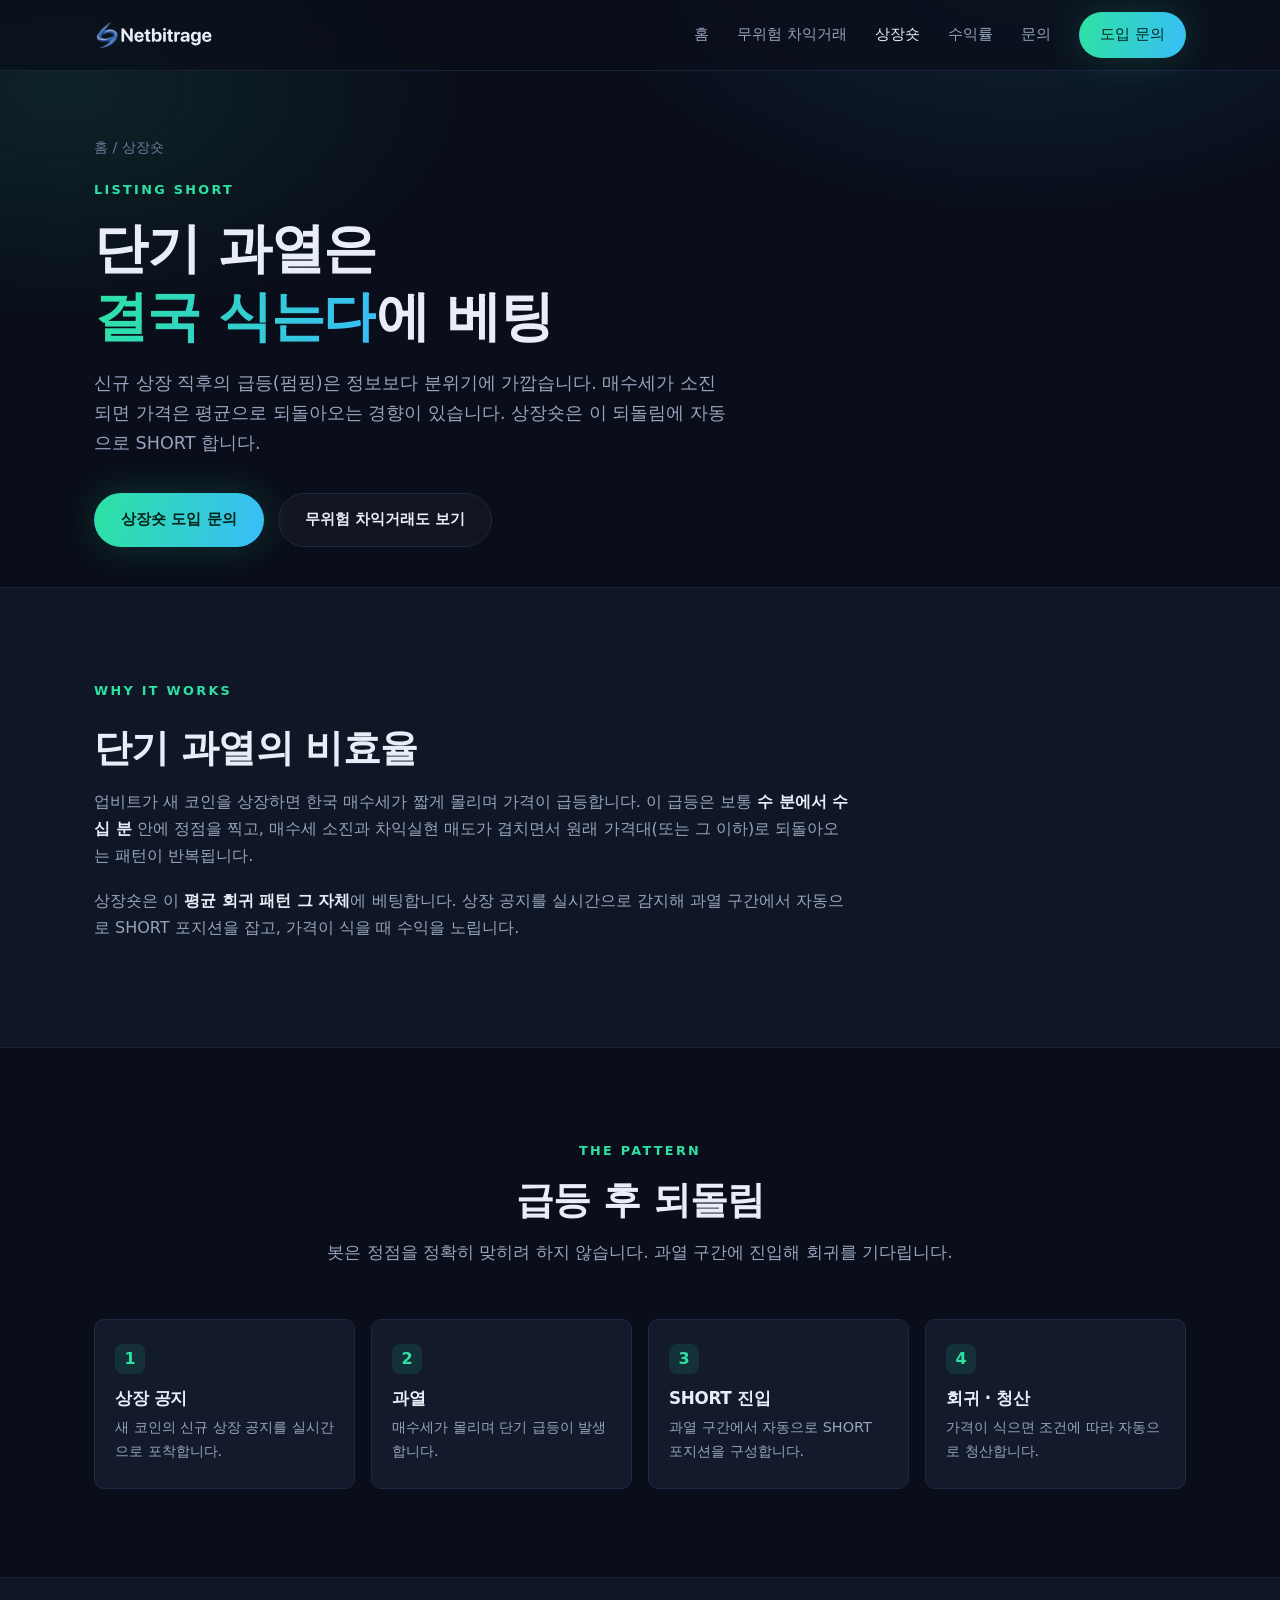
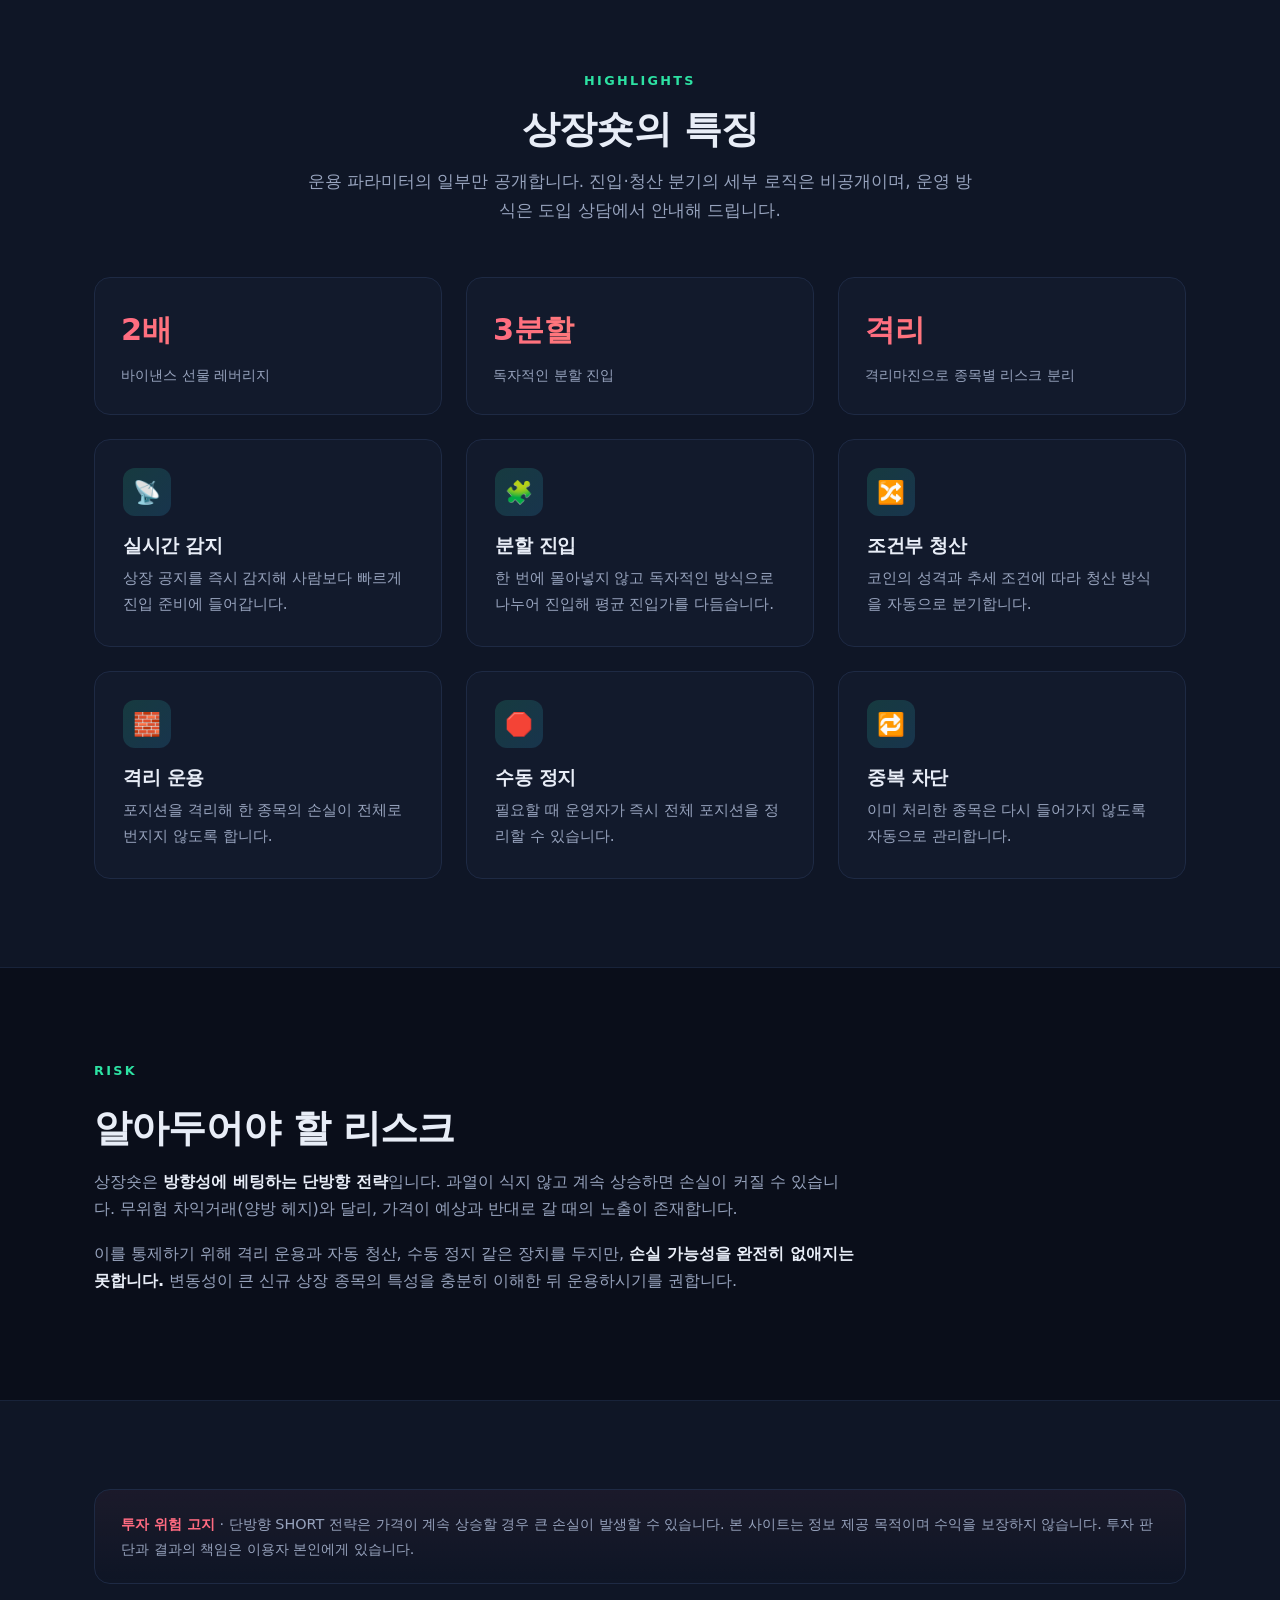
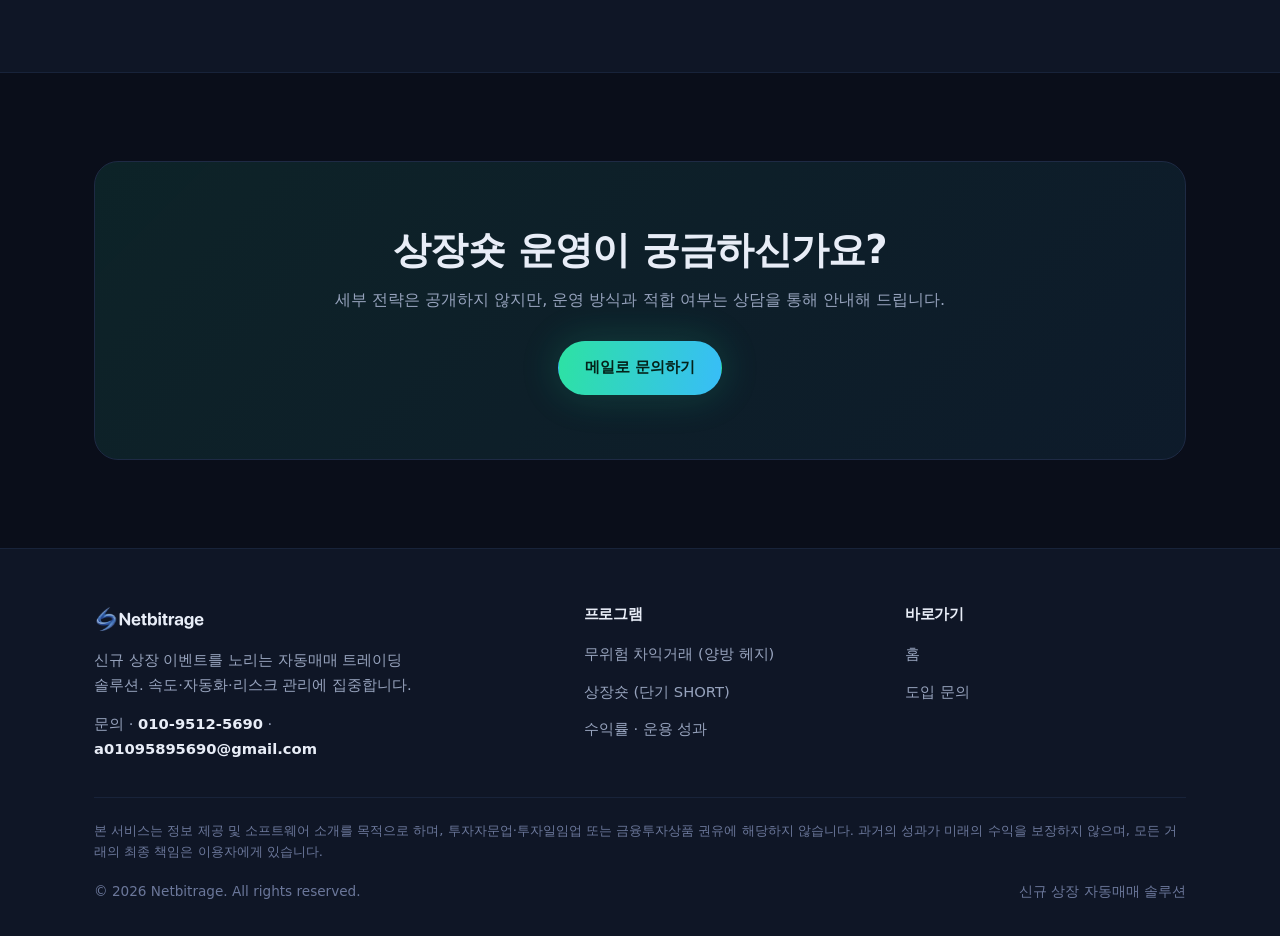
<file: short.html>
<!DOCTYPE html>
<html lang="ko">
<head>
  <meta charset="UTF-8" />
  <meta name="viewport" content="width=device-width, initial-scale=1.0" />
  <title>상장숏 | 신규 상장 단기 과열 SHORT — Netbitrage</title>
  <meta name="description" content="신규 상장 직후의 단기 과열이 평균으로 되돌아오는 패턴에 베팅하는 자동 SHORT 프로그램. 공지 감지 즉시 자동 진입하고, 조건에 따라 자동 청산합니다." />
  <link rel="stylesheet" href="css/style.css" />
</head>
<body>
  <header class="site-header">
    <div class="container">
      <a class="logo" href="index.html"><img class="logo-img" src="image/logo-netbitrage.svg" alt="Netbitrage" /></a>
      <button class="nav-toggle" aria-label="메뉴 열기"><span></span><span></span><span></span></button>
      <nav class="nav">
        <a href="index.html">홈</a>
        <a href="arbitrage.html">무위험 차익거래</a>
        <a href="short.html" class="active">상장숏</a>
        <a href="performance.html">수익률</a>
        <a href="contact.html">문의</a>
        <a href="contact.html" class="btn btn--primary">도입 문의</a>
      </nav>
    </div>
  </header>

  <main>
    <section class="page-hero">
      <div class="container">
        <p class="breadcrumb"><a href="index.html">홈</a> / 상장숏</p>
        <span class="eyebrow">Listing Short</span>
        <h1>단기 과열은<br /><span class="gradient-text">결국 식는다</span>에 베팅</h1>
        <p class="lead">
          신규 상장 직후의 급등(펌핑)은 정보보다 분위기에 가깝습니다. 매수세가 소진되면
          가격은 평균으로 되돌아오는 경향이 있습니다. 상장숏은 이 되돌림에 자동으로 SHORT 합니다.
        </p>
        <div class="hero-actions">
          <a href="contact.html?program=short" class="btn btn--primary">상장숏 도입 문의</a>
          <a href="arbitrage.html" class="btn btn--ghost">무위험 차익거래도 보기</a>
        </div>
      </div>
    </section>

    <!-- 왜 되는가 -->
    <section class="section section--soft">
      <div class="container">
        <div class="prose reveal">
          <span class="eyebrow">Why it works</span>
          <h2 style="margin-top:8px">단기 과열의 비효율</h2>
          <p>
            업비트가 새 코인을 상장하면 한국 매수세가 짧게 몰리며 가격이 급등합니다. 이 급등은
            보통 <strong>수 분에서 수십 분</strong> 안에 정점을 찍고, 매수세 소진과 차익실현 매도가
            겹치면서 원래 가격대(또는 그 이하)로 되돌아오는 패턴이 반복됩니다.
          </p>
          <p>
            상장숏은 이 <strong>평균 회귀 패턴 그 자체</strong>에 베팅합니다. 상장 공지를 실시간으로
            감지해 과열 구간에서 자동으로 SHORT 포지션을 잡고, 가격이 식을 때 수익을 노립니다.
          </p>
        </div>
      </div>
    </section>

    <!-- 패턴 다이어그램 -->
    <section class="section">
      <div class="container">
        <div class="section-head reveal">
          <span class="eyebrow">The Pattern</span>
          <h2>급등 후 되돌림</h2>
          <p>봇은 정점을 정확히 맞히려 하지 않습니다. 과열 구간에 진입해 회귀를 기다립니다.</p>
        </div>
        <div class="flow reveal">
          <div class="step">
            <span class="n">1</span>
            <h4>상장 공지</h4>
            <p>새 코인의 신규 상장 공지를 실시간으로 포착합니다.</p>
          </div>
          <div class="step">
            <span class="n">2</span>
            <h4>과열</h4>
            <p>매수세가 몰리며 단기 급등이 발생합니다.</p>
          </div>
          <div class="step">
            <span class="n">3</span>
            <h4>SHORT 진입</h4>
            <p>과열 구간에서 자동으로 SHORT 포지션을 구성합니다.</p>
          </div>
          <div class="step">
            <span class="n">4</span>
            <h4>회귀 · 청산</h4>
            <p>가격이 식으면 조건에 따라 자동으로 청산합니다.</p>
          </div>
        </div>
      </div>
    </section>

    <!-- 특징 (개념 수준만) -->
    <section class="section section--soft">
      <div class="container">
        <div class="section-head reveal">
          <span class="eyebrow">Highlights</span>
          <h2>상장숏의 특징</h2>
          <p>운용 파라미터의 일부만 공개합니다. 진입·청산 분기의 세부 로직은 비공개이며, 운영 방식은 도입 상담에서 안내해 드립니다.</p>
        </div>
        <div class="grid grid--3 reveal" style="margin-bottom:24px">
          <div class="param is-short"><strong>2배</strong><span>바이낸스 선물 레버리지</span></div>
          <div class="param is-short"><strong>3분할</strong><span>독자적인 분할 진입</span></div>
          <div class="param is-short"><strong>격리</strong><span>격리마진으로 종목별 리스크 분리</span></div>
        </div>
        <div class="grid grid--3">
          <div class="feature reveal">
            <div class="ico">📡</div>
            <h3>실시간 감지</h3>
            <p>상장 공지를 즉시 감지해 사람보다 빠르게 진입 준비에 들어갑니다.</p>
          </div>
          <div class="feature reveal">
            <div class="ico">🧩</div>
            <h3>분할 진입</h3>
            <p>한 번에 몰아넣지 않고 독자적인 방식으로 나누어 진입해 평균 진입가를 다듬습니다.</p>
          </div>
          <div class="feature reveal">
            <div class="ico">🔀</div>
            <h3>조건부 청산</h3>
            <p>코인의 성격과 추세 조건에 따라 청산 방식을 자동으로 분기합니다.</p>
          </div>
          <div class="feature reveal">
            <div class="ico">🧱</div>
            <h3>격리 운용</h3>
            <p>포지션을 격리해 한 종목의 손실이 전체로 번지지 않도록 합니다.</p>
          </div>
          <div class="feature reveal">
            <div class="ico">🛑</div>
            <h3>수동 정지</h3>
            <p>필요할 때 운영자가 즉시 전체 포지션을 정리할 수 있습니다.</p>
          </div>
          <div class="feature reveal">
            <div class="ico">🔁</div>
            <h3>중복 차단</h3>
            <p>이미 처리한 종목은 다시 들어가지 않도록 자동으로 관리합니다.</p>
          </div>
        </div>
      </div>
    </section>

    <!-- 리스크 -->
    <section class="section">
      <div class="container">
        <div class="prose reveal">
          <span class="eyebrow">Risk</span>
          <h2 style="margin-top:8px">알아두어야 할 리스크</h2>
          <p>
            상장숏은 <strong>방향성에 베팅하는 단방향 전략</strong>입니다. 과열이 식지 않고 계속
            상승하면 손실이 커질 수 있습니다. 무위험 차익거래(양방 헤지)와 달리, 가격이 예상과 반대로
            갈 때의 노출이 존재합니다.
          </p>
          <p>
            이를 통제하기 위해 격리 운용과 자동 청산, 수동 정지 같은 장치를 두지만,
            <strong>손실 가능성을 완전히 없애지는 못합니다.</strong> 변동성이 큰 신규 상장 종목의
            특성을 충분히 이해한 뒤 운용하시기를 권합니다.
          </p>
        </div>
      </div>
    </section>

    <!-- 리스크 고지 -->
    <section class="section section--soft">
      <div class="container">
        <div class="notice reveal">
          <p><strong>투자 위험 고지</strong> · 단방향 SHORT 전략은 가격이 계속 상승할 경우 큰 손실이 발생할 수 있습니다. 본 사이트는 정보 제공 목적이며 수익을 보장하지 않습니다. 투자 판단과 결과의 책임은 이용자 본인에게 있습니다.</p>
        </div>
      </div>
    </section>

    <section class="section">
      <div class="container">
        <div class="cta-banner reveal">
          <h2>상장숏 운영이 궁금하신가요?</h2>
          <p>세부 전략은 공개하지 않지만, 운영 방식과 적합 여부는 상담을 통해 안내해 드립니다.</p>
          <a href="contact.html?program=short" class="btn btn--primary">메일로 문의하기</a>
        </div>
      </div>
    </section>
  </main>

  <footer class="site-footer">
    <div class="container">
      <div class="footer-grid">
        <div>
          <a class="logo" href="index.html"><img class="logo-img" src="image/logo-netbitrage.svg" alt="Netbitrage" /></a>
          <p>신규 상장 이벤트를 노리는 자동매매 트레이딩 솔루션. 속도·자동화·리스크 관리에 집중합니다.</p>
          <p class="footer-contact">문의 · <a href="tel:+821095125690">010-9512-5690</a> · <a href="mailto:a01095895690@gmail.com">a01095895690@gmail.com</a></p>
        </div>
        <div class="footer-col">
          <h4>프로그램</h4>
          <ul>
            <li><a href="arbitrage.html">무위험 차익거래 (양방 헤지)</a></li>
            <li><a href="short.html">상장숏 (단기 SHORT)</a></li>
            <li><a href="performance.html">수익률 · 운용 성과</a></li>
          </ul>
        </div>
        <div class="footer-col">
          <h4>바로가기</h4>
          <ul>
            <li><a href="index.html">홈</a></li>
            <li><a href="contact.html">도입 문의</a></li>
          </ul>
        </div>
      </div>
      <p class="footer-disclaimer">
        본 서비스는 정보 제공 및 소프트웨어 소개를 목적으로 하며, 투자자문업·투자일임업 또는 금융투자상품 권유에 해당하지 않습니다.
        과거의 성과가 미래의 수익을 보장하지 않으며, 모든 거래의 최종 책임은 이용자에게 있습니다.
      </p>
      <div class="footer-bottom">
        <span>© <span id="year">2026</span> Netbitrage. All rights reserved.</span>
        <span>신규 상장 자동매매 솔루션</span>
      </div>
    </div>
  </footer>

  <script src="js/main.js"></script>
</body>
</html>
</file>
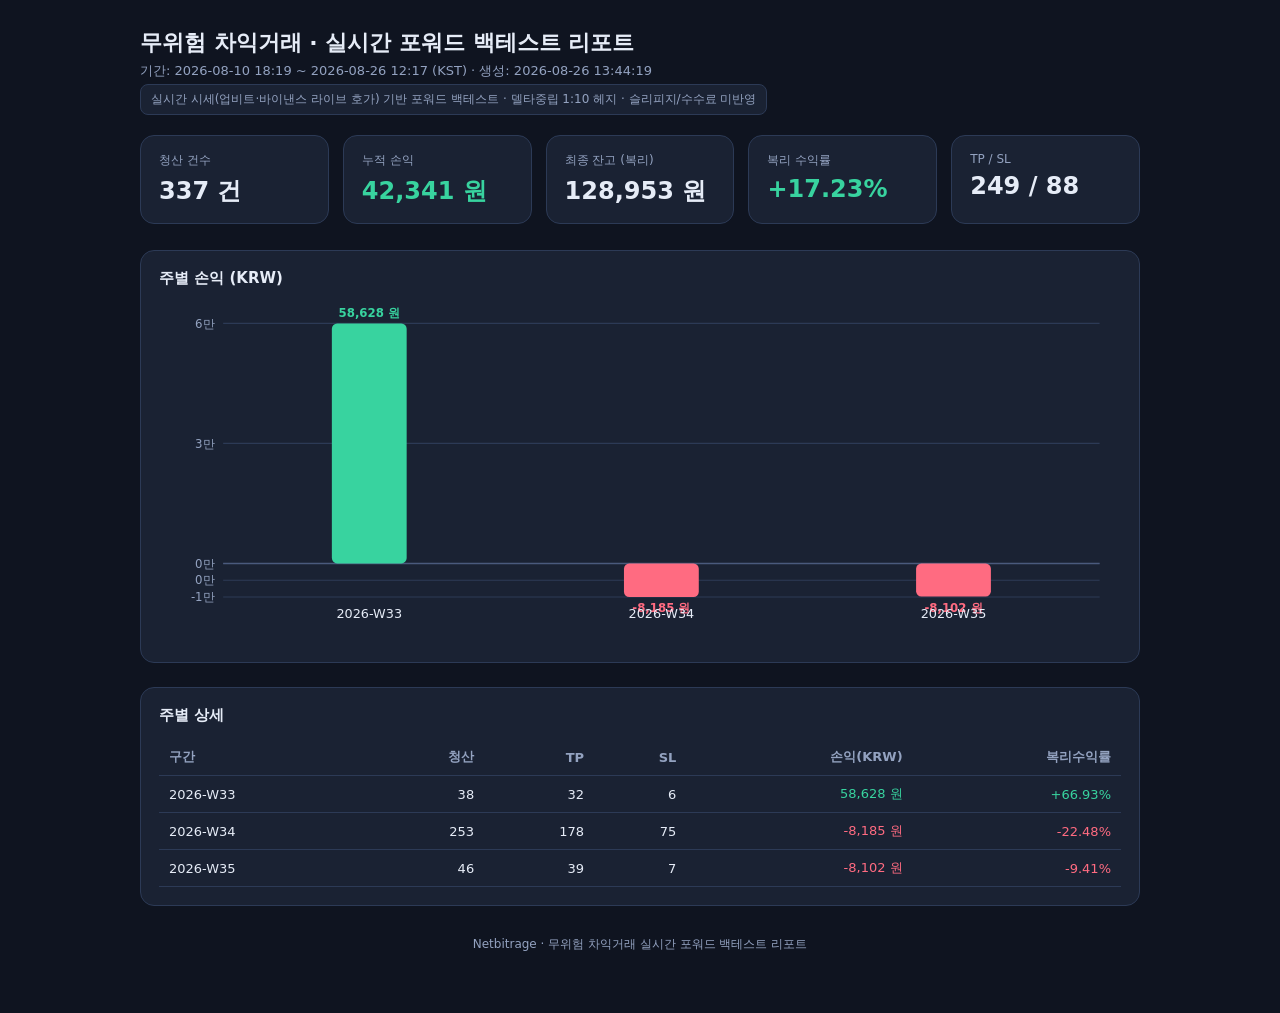
<file: reports/listing_arbitrage_report.html>
<!DOCTYPE html>
<html lang="ko">
<head>
<meta charset="utf-8" />
<meta name="viewport" content="width=device-width, initial-scale=1" />
<title>무위험 차익거래 · 실시간 포워드 백테스트 리포트 — Netbitrage</title>
<style>
  :root {
    --bg: #0f1420; --panel: #1a2233; --panel2: #212c42; --line: #2c3a56;
    --txt: #e6ecf7; --muted: #93a2c0; --pos: #38d39f; --neg: #ff6b81; --accent: #5b9dff;
  }
  * { box-sizing: border-box; }
  body { margin: 0; background: var(--bg); color: var(--txt);
    font-family: "Segoe UI", "Malgun Gothic", system-ui, sans-serif; }
  .wrap { max-width: 1040px; margin: 0 auto; padding: 28px 20px 60px; }
  h1 { font-size: 22px; margin: 0 0 4px; }
  .sub { color: var(--muted); font-size: 13px; margin-bottom: 4px; }
  .method { color: var(--muted); font-size: 12px; margin-bottom: 20px; padding: 6px 10px;
    background: var(--panel); border: 1px solid var(--line); border-radius: 8px; display: inline-block; }
  .cards { display: grid; grid-template-columns: repeat(auto-fit, minmax(180px, 1fr)); gap: 14px; margin-bottom: 26px; }
  .card { background: var(--panel); border: 1px solid var(--line); border-radius: 14px; padding: 16px 18px; }
  .card .label { color: var(--muted); font-size: 12px; margin-bottom: 6px; }
  .card .value { font-size: 24px; font-weight: 700; }
  .value.pos { color: var(--pos); } .value.neg { color: var(--neg); }
  .panel { background: var(--panel); border: 1px solid var(--line); border-radius: 14px; padding: 18px; margin-bottom: 24px; }
  .panel h2 { font-size: 15px; margin: 0 0 14px; }
  .svgchart { width: 100%; }
  .svgchart svg { width: 100%; height: auto; display: block; }
  table { width: 100%; border-collapse: collapse; font-size: 13px; }
  th, td { padding: 9px 10px; text-align: right; border-bottom: 1px solid var(--line); }
  th:first-child, td:first-child { text-align: left; }
  thead th { color: var(--muted); font-weight: 600; }
  tbody tr:hover { background: var(--panel2); }
  .foot { color: var(--muted); font-size: 12px; text-align: center; margin-top: 30px; }
  .pos { color: var(--pos); } .neg { color: var(--neg); }
</style>
</head>
<body>
<div class="wrap">
  <h1>무위험 차익거래 · 실시간 포워드 백테스트 리포트</h1>
  <div class="sub" id="sub"></div>
  <div class="method" id="method">실시간 시세(업비트·바이낸스 라이브 호가) 기반 포워드 백테스트 · 델타중립 1:10 헤지 · 슬리피지/수수료 미반영</div>

  <div class="cards" id="cards"></div>

  <div class="panel">
    <h2>주별 손익 (KRW)</h2>
    <div id="weeklyChart" class="svgchart"></div>
  </div>

  <div class="panel">
    <h2>주별 상세</h2>
    <table id="weeklyTable">
      <thead><tr><th>구간</th><th>청산</th><th>TP</th><th>SL</th><th>손익(KRW)</th><th>복리수익률</th></tr></thead>
      <tbody></tbody>
    </table>
  </div>

  <div class="foot" id="foot"></div>
</div>

<script>
const DATA = {"generated": "2026-08-26 13:44:19", "log_path": "trade_log.csv", "period": {"start": "2026-08-10 18:19", "end": "2026-08-26 12:17"}, "broken": {"count": 72, "pnl_krw": -64354.932029761854}, "variants": {"all": {"weekly": [{"bucket": "2026-W33", "n_exit": 38, "TP": 32, "SL": 6, "cum_pnl_krw": 58627.73472070225, "return_pct": 66.92570198484083}, {"bucket": "2026-W34", "n_exit": 253, "TP": 178, "SL": 75, "cum_pnl_krw": -8185.331896783333, "return_pct": -22.478740052633572}, {"bucket": "2026-W35", "n_exit": 46, "TP": 39, "SL": 7, "cum_pnl_krw": -8101.508694075773, "return_pct": -9.407200244837167}], "daily": [{"bucket": "2026-08-10", "n_exit": 1, "TP": 1, "SL": 0, "cum_pnl_krw": 1673.012422360228, "return_pct": 1.520920383963853}, {"bucket": "2026-08-11", "n_exit": 3, "TP": 3, "SL": 0, "cum_pnl_krw": 5590.597447262204, "return_pct": 5.1683660847819946}, {"bucket": "2026-08-12", "n_exit": 13, "TP": 9, "SL": 4, "cum_pnl_krw": 8540.87002406621, "return_pct": 7.902347113320896}, {"bucket": "2026-08-13", "n_exit": 3, "TP": 3, "SL": 0, "cum_pnl_krw": 4543.608040477372, "return_pct": 4.172496679213}, {"bucket": "2026-08-14", "n_exit": 8, "TP": 8, "SL": 0, "cum_pnl_krw": 23414.891439128663, "return_pct": 23.090778395987233}, {"bucket": "2026-08-15", "n_exit": 8, "TP": 6, "SL": 2, "cum_pnl_krw": 322.5881376114703, "return_pct": -0.3542121664116715}, {"bucket": "2026-08-16", "n_exit": 2, "TP": 2, "SL": 0, "cum_pnl_krw": 14542.1672097961, "return_pct": 13.400275684211493}, {"bucket": "2026-08-17", "n_exit": 8, "TP": 7, "SL": 1, "cum_pnl_krw": -8460.402547458581, "return_pct": -9.969712111481787}, {"bucket": "2026-08-18", "n_exit": 3, "TP": 3, "SL": 0, "cum_pnl_krw": 4993.528370844317, "return_pct": 4.608609500303862}, {"bucket": "2026-08-19", "n_exit": 9, "TP": 9, "SL": 0, "cum_pnl_krw": 16498.60242921395, "return_pct": 15.99957968706347}, {"bucket": "2026-08-20", "n_exit": 15, "TP": 9, "SL": 6, "cum_pnl_krw": -18739.276281243634, "return_pct": -17.0687650106781}, {"bucket": "2026-08-21", "n_exit": 67, "TP": 47, "SL": 20, "cum_pnl_krw": -45685.85618018898, "return_pct": -37.11604165560144}, {"bucket": "2026-08-22", "n_exit": 133, "TP": 87, "SL": 46, "cum_pnl_krw": 29663.46731271578, "return_pct": 20.45322215925487}, {"bucket": "2026-08-23", "n_exit": 18, "TP": 16, "SL": 2, "cum_pnl_krw": 13544.604999333795, "return_pct": 12.96188027276055}, {"bucket": "2026-08-24", "n_exit": 19, "TP": 16, "SL": 3, "cum_pnl_krw": -4114.506951214244, "return_pct": -4.826499662708416}, {"bucket": "2026-08-25", "n_exit": 16, "TP": 13, "SL": 3, "cum_pnl_krw": -7876.744500167817, "return_pct": -8.096637874876967}, {"bucket": "2026-08-26", "n_exit": 11, "TP": 10, "SL": 1, "cum_pnl_krw": 3889.7427573062814, "return_pct": 3.57292463246226}], "totals": {"n_exit": 337, "cum_pnl_krw": 42340.89412984313, "start_balance_krw": 110000.00000000001, "final_balance_krw": 128952.68841085736, "total_return_pct": 17.229716737143043, "n_tp": 249, "n_sl": 88}}, "clean": {"weekly": [{"bucket": "2026-W33", "n_exit": 27, "TP": 22, "SL": 5, "cum_pnl_krw": 27419.984490052277, "return_pct": 27.92691325177834}, {"bucket": "2026-W34", "n_exit": 203, "TP": 143, "SL": 60, "cum_pnl_krw": 67639.71730600018, "return_pct": 71.55930420402801}, {"bucket": "2026-W35", "n_exit": 35, "TP": 31, "SL": 4, "cum_pnl_krw": 11636.124363552519, "return_pct": 10.906486281943572}], "daily": [{"bucket": "2026-08-10", "n_exit": 1, "TP": 1, "SL": 0, "cum_pnl_krw": 1673.012422360228, "return_pct": 1.520920383963853}, {"bucket": "2026-08-11", "n_exit": 1, "TP": 1, "SL": 0, "cum_pnl_krw": 2158.528428093647, "return_pct": 1.9622985709942142}, {"bucket": "2026-08-12", "n_exit": 12, "TP": 8, "SL": 4, "cum_pnl_krw": 6185.111403376546, "return_pct": 5.639962990554248}, {"bucket": "2026-08-13", "n_exit": 2, "TP": 2, "SL": 0, "cum_pnl_krw": 1788.432601880877, "return_pct": 1.627039203656655}, {"bucket": "2026-08-14", "n_exit": 5, "TP": 5, "SL": 0, "cum_pnl_krw": 8717.947072796333, "return_pct": 8.180411828724555}, {"bucket": "2026-08-15", "n_exit": 5, "TP": 4, "SL": 1, "cum_pnl_krw": 5200.24713518806, "return_pct": 4.793159625217958}, {"bucket": "2026-08-16", "n_exit": 1, "TP": 1, "SL": 0, "cum_pnl_krw": 1696.7054263565883, "return_pct": 1.5424594785059975}, {"bucket": "2026-08-17", "n_exit": 5, "TP": 5, "SL": 0, "cum_pnl_krw": 5313.715090722879, "return_pct": 4.910599074524291}, {"bucket": "2026-08-18", "n_exit": 3, "TP": 3, "SL": 0, "cum_pnl_krw": 4993.528370844317, "return_pct": 4.608609500303862}, {"bucket": "2026-08-19", "n_exit": 7, "TP": 7, "SL": 0, "cum_pnl_krw": 10024.378661109431, "return_pct": 9.46447936586392}, {"bucket": "2026-08-20", "n_exit": 8, "TP": 5, "SL": 3, "cum_pnl_krw": 5348.744554807818, "return_pct": 4.861257533730079}, {"bucket": "2026-08-21", "n_exit": 53, "TP": 40, "SL": 13, "cum_pnl_krw": 8564.07808476486, "return_pct": 6.002653937754032}, {"bucket": "2026-08-22", "n_exit": 111, "TP": 69, "SL": 42, "cum_pnl_krw": 23399.834868841164, "return_pct": 17.43326819792137}, {"bucket": "2026-08-23", "n_exit": 16, "TP": 14, "SL": 2, "cum_pnl_krw": 9995.437674909705, "return_pct": 9.40352524484489}, {"bucket": "2026-08-24", "n_exit": 14, "TP": 13, "SL": 1, "cum_pnl_krw": 12576.565931047871, "return_pct": 11.974040842088996}, {"bucket": "2026-08-25", "n_exit": 11, "TP": 9, "SL": 2, "cum_pnl_krw": -3172.4343248016394, "return_pct": -2.9289913078596186}, {"bucket": "2026-08-26", "n_exit": 10, "TP": 9, "SL": 1, "cum_pnl_krw": 2231.9927573062873, "return_pct": 2.035207673187478}], "totals": {"n_exit": 265, "cum_pnl_krw": 106695.82615960497, "start_balance_krw": 110000.00000000001, "final_balance_krw": 267747.7491349352, "total_return_pct": 143.40704466812292, "n_tp": 196, "n_sl": 69}}}};
const fmtKRW = (v) => Math.round(v).toLocaleString('ko-KR') + ' 원';
const fmtPct = (v) => (v >= 0 ? '+' : '') + v.toFixed(2) + '%';
const cls = (v) => v > 0 ? 'pos' : (v < 0 ? 'neg' : '');

function renderCards(t) {
  const cards = [
    { label: '청산 건수', value: t.n_exit.toLocaleString('ko-KR') + ' 건', cls: '' },
    { label: '누적 손익', value: fmtKRW(t.cum_pnl_krw), cls: cls(t.cum_pnl_krw) },
    { label: '최종 잔고 (복리)', value: fmtKRW(t.final_balance_krw), cls: '' },
    { label: '복리 수익률', value: fmtPct(t.total_return_pct), cls: cls(t.total_return_pct) },
    { label: 'TP / SL', value: t.n_tp + ' / ' + t.n_sl, cls: '' },
  ];
  document.getElementById('cards').innerHTML = cards.map(c =>
    `<div class="card"><div class="label">${c.label}</div><div class="value ${c.cls}">${c.value}</div></div>`
  ).join('');
}

function renderTable(weekly) {
  const rows = weekly.map(r => `<tr>
    <td>${r.bucket}</td><td>${r.n_exit}</td><td>${r.TP}</td><td>${r.SL}</td>
    <td class="${cls(r.cum_pnl_krw)}">${fmtKRW(r.cum_pnl_krw)}</td>
    <td class="${cls(r.return_pct)}">${fmtPct(r.return_pct)}</td>
  </tr>`).join('');
  document.querySelector('#weeklyTable tbody').innerHTML = rows;
}

// 외부 라이브러리 없이 순수 SVG 로 주별 손익 막대그래프를 그린다 (CDN 의존 제거).
function renderChart(weekly) {
  const el = document.getElementById('weeklyChart');
  if (!el) return;
  const W = 900, H = 320, padL = 60, padR = 20, padT = 20, padB = 44;
  const vals = weekly.map(r => Math.round(r.cum_pnl_krw));
  const labels = weekly.map(r => r.bucket);
  const maxV = Math.max(0, ...vals), minV = Math.min(0, ...vals);
  const span = (maxV - minV) || 1;
  const plotH = H - padT - padB, plotW = W - padL - padR;
  const y0 = padT + (maxV / span) * plotH; // 0 기준선 위치
  const n = vals.length || 1;
  const slot = plotW / n, bw = Math.min(70, slot * 0.55);

  let svg = `<svg viewBox="0 0 ${W} ${H}" preserveAspectRatio="xMidYMid meet" role="img" aria-label="주별 손익">`;
  // 가로 그리드 + y축 라벨 (0, max, min)
  const yticks = [maxV, maxV / 2, 0, minV / 2, minV].filter((v, i, a) => a.indexOf(v) === i);
  yticks.forEach(v => {
    const y = padT + ((maxV - v) / span) * plotH;
    svg += `<line x1="${padL}" y1="${y.toFixed(1)}" x2="${W - padR}" y2="${y.toFixed(1)}" stroke="#2c3a56" stroke-width="1"/>`;
    svg += `<text x="${padL - 8}" y="${(y + 4).toFixed(1)}" text-anchor="end" font-size="11" fill="#93a2c0">${Math.round(v / 10000)}만</text>`;
  });
  // 0 기준선 강조
  svg += `<line x1="${padL}" y1="${y0.toFixed(1)}" x2="${W - padR}" y2="${y0.toFixed(1)}" stroke="#4a5a7d" stroke-width="1.5"/>`;
  // 막대 + 값/라벨
  vals.forEach((v, i) => {
    const cx = padL + slot * i + slot / 2;
    const x = cx - bw / 2;
    const yv = padT + ((maxV - v) / span) * plotH;
    const top = Math.min(yv, y0), h = Math.abs(yv - y0);
    const color = v >= 0 ? '#38d39f' : '#ff6b81';
    svg += `<rect x="${x.toFixed(1)}" y="${top.toFixed(1)}" width="${bw.toFixed(1)}" height="${Math.max(1, h).toFixed(1)}" rx="5" fill="${color}"/>`;
    const vy = v >= 0 ? top - 6 : top + h + 14;
    svg += `<text x="${cx.toFixed(1)}" y="${vy.toFixed(1)}" text-anchor="middle" font-size="11" font-weight="700" fill="${color}">${fmtKRW(v)}</text>`;
    svg += `<text x="${cx.toFixed(1)}" y="${(H - 24).toFixed(1)}" text-anchor="middle" font-size="12" fill="#e6ecf7">${labels[i]}</text>`;
  });
  svg += `</svg>`;
  el.innerHTML = svg;
}

function render() {
  const payload = DATA.variants.all;
  renderCards(payload.totals);
  renderTable(payload.weekly);
  renderChart(payload.weekly);
}

document.getElementById('sub').textContent =
  `기간: ${DATA.period.start} ~ ${DATA.period.end} (KST)  ·  생성: ${DATA.generated}`;
document.getElementById('foot').textContent = 'Netbitrage · 무위험 차익거래 실시간 포워드 백테스트 리포트';
render();
</script>
</body>
</html>
</file>
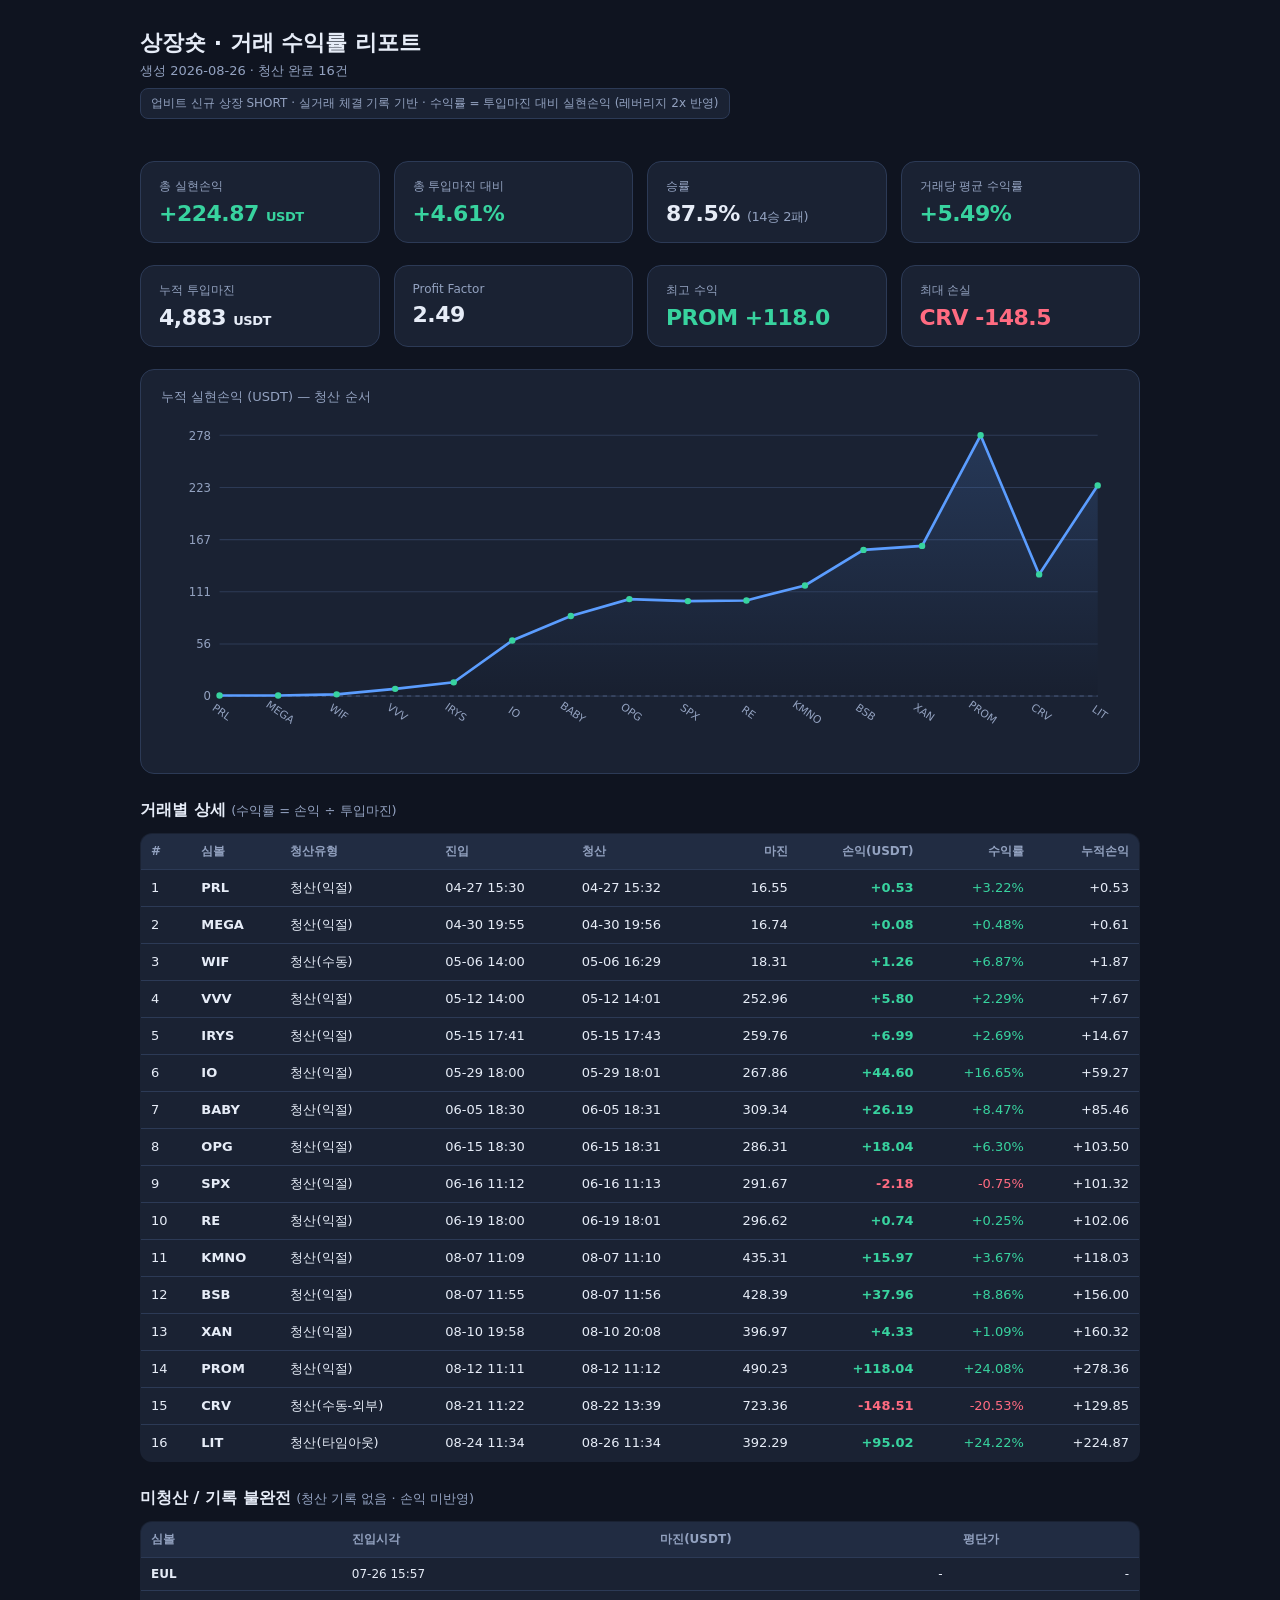
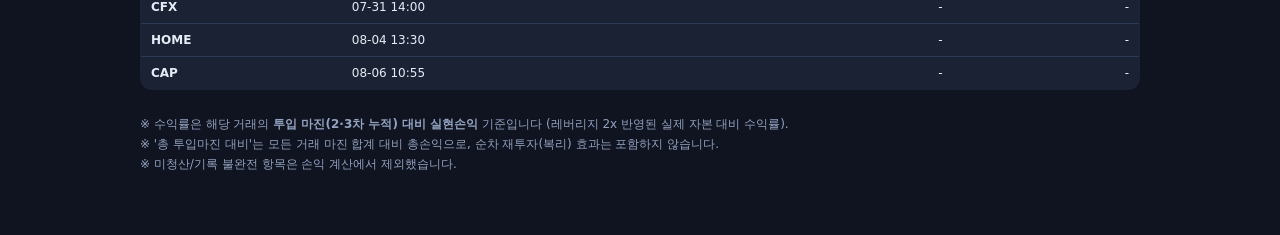
<file: reports/listing_short_report.html>
<!DOCTYPE html>
<html lang="ko">
<head>
<meta charset="utf-8"/>
<meta name="viewport" content="width=device-width, initial-scale=1"/>
<title>상장숏 · 거래 수익률 리포트 — Netbitrage</title>
<style>
  :root { --bg:#0f1420; --panel:#1a2233; --panel2:#212c42; --line:#2c3a56; --txt:#e6ecf7; --mut:#93a2c0; --pos:#38d39f; --neg:#ff6b81; --accent:#5b9dff; }
  * { box-sizing:border-box; margin:0; padding:0; }
  body { font-family:"Segoe UI","Malgun Gothic",system-ui,sans-serif; background:var(--bg); color:var(--txt); }
  .wrap { max-width:1040px; margin:0 auto; padding:28px 20px 60px; }
  header h1 { font-size:22px; margin:0 0 4px; }
  header .sub { color:var(--mut); font-size:13px; }
  .method { color:var(--mut); font-size:12px; margin:8px 0 20px; padding:6px 10px; background:var(--panel); border:1px solid var(--line); border-radius:8px; display:inline-block; }
  .cards { display:grid; grid-template-columns:repeat(auto-fit,minmax(180px,1fr)); gap:14px; margin:22px 0; }
  .card { background:var(--panel); border:1px solid var(--line); border-radius:14px; padding:16px 18px; }
  .card .k { color:var(--mut); font-size:12px; margin-bottom:6px; }
  .card .v { font-size:22px; font-weight:700; letter-spacing:-.5px; }
  .pos { color:var(--pos); } .neg { color:var(--neg); } .muted { color:var(--mut); font-weight:400; font-size:13px; }
  .panel { background:var(--panel); border:1px solid var(--line); border-radius:14px; padding:18px 20px; margin:18px 0; }
  .panel svg { width:100%; height:auto; display:block; }
  h2 { font-size:16px; margin:26px 0 12px; font-weight:700; }
  table.tbl { width:100%; border-collapse:collapse; background:var(--panel); border:1px solid var(--line); border-radius:12px; overflow:hidden; font-size:13px; }
  .tbl th, .tbl td { padding:9px 10px; border-bottom:1px solid var(--line); text-align:left; white-space:nowrap; }
  .tbl th { background:var(--panel2); color:var(--mut); font-weight:600; font-size:12px; }
  .tbl td.num, .tbl th.num { text-align:right; font-variant-numeric:tabular-nums; }
  .tbl td.sym { font-weight:700; }
  .tbl tbody tr:hover { background:var(--panel2); }
  .tbl tr:last-child td { border-bottom:none; }
  .small th, .small td { font-size:12px; }
  footer { color:var(--mut); font-size:12px; margin-top:24px; line-height:1.7; }
  @media (max-width:720px) { .cards { grid-template-columns:repeat(2,1fr); } }
</style>
</head>
<body>
<div class="wrap">
  <header>
    <h1>상장숏 · 거래 수익률 리포트</h1>
    <div class="sub">생성 2026-08-26 · 청산 완료 16건</div>
  </header>
  <div class="method">업비트 신규 상장 SHORT · 실거래 체결 기록 기반 · 수익률 = 투입마진 대비 실현손익 (레버리지 2x 반영)</div>

  <div class="cards">
    <div class="card"><div class="k">총 실현손익</div><div class="v pos">+224.87 <span style="font-size:13px">USDT</span></div></div>
    <div class="card"><div class="k">총 투입마진 대비</div><div class="v pos">+4.61%</div></div>
    <div class="card"><div class="k">승률</div><div class="v">87.5% <span class="muted">(14승 2패)</span></div></div>
    <div class="card"><div class="k">거래당 평균 수익률</div><div class="v pos">+5.49%</div></div>
  </div>
  <div class="cards">
    <div class="card"><div class="k">누적 투입마진</div><div class="v">4,883 <span style="font-size:13px">USDT</span></div></div>
    <div class="card"><div class="k">Profit Factor</div><div class="v">2.49</div></div>
    <div class="card"><div class="k">최고 수익</div><div class="v pos">PROM +118.0</div></div>
    <div class="card"><div class="k">최대 손실</div><div class="v neg">CRV -148.5</div></div>
  </div>

  <div class="panel">
    <div class="k muted" style="margin-bottom:8px;">누적 실현손익 (USDT) — 청산 순서</div>
    <svg viewBox="0 0 900 320" width="100%" preserveAspectRatio="xMidYMid meet" role="img">
  <line x1="55" y1="265.0" x2="880" y2="265.0" stroke="#2c3a56" stroke-width="1"/><text x="47" y="269.0" text-anchor="end" font-size="11" fill="#93a2c0">0</text><line x1="55" y1="216.0" x2="880" y2="216.0" stroke="#2c3a56" stroke-width="1"/><text x="47" y="220.0" text-anchor="end" font-size="11" fill="#93a2c0">56</text><line x1="55" y1="167.0" x2="880" y2="167.0" stroke="#2c3a56" stroke-width="1"/><text x="47" y="171.0" text-anchor="end" font-size="11" fill="#93a2c0">111</text><line x1="55" y1="118.0" x2="880" y2="118.0" stroke="#2c3a56" stroke-width="1"/><text x="47" y="122.0" text-anchor="end" font-size="11" fill="#93a2c0">167</text><line x1="55" y1="69.0" x2="880" y2="69.0" stroke="#2c3a56" stroke-width="1"/><text x="47" y="73.0" text-anchor="end" font-size="11" fill="#93a2c0">223</text><line x1="55" y1="20.0" x2="880" y2="20.0" stroke="#2c3a56" stroke-width="1"/><text x="47" y="24.0" text-anchor="end" font-size="11" fill="#93a2c0">278</text>
  <polygon points="55.0,265.0 55.0,264.5 110.0,264.5 165.0,263.4 220.0,258.2 275.0,252.1 330.0,212.8 385.0,189.8 440.0,173.9 495.0,175.8 550.0,175.2 605.0,161.1 660.0,127.7 715.0,123.9 770.0,20.0 825.0,150.7 880.0,67.1 880.0,265.0" fill="url(#g)" opacity="0.18"/>
  <line x1="55" y1="265.0" x2="880" y2="265.0" stroke="#4a5a7d" stroke-dasharray="4 4"/>
  <polyline points="55.0,264.5 110.0,264.5 165.0,263.4 220.0,258.2 275.0,252.1 330.0,212.8 385.0,189.8 440.0,173.9 495.0,175.8 550.0,175.2 605.0,161.1 660.0,127.7 715.0,123.9 770.0,20.0 825.0,150.7 880.0,67.1" fill="none" stroke="#5b9dff" stroke-width="2.5"/>
  <circle cx="55.0" cy="264.5" r="3" fill="#38d39f"/><circle cx="110.0" cy="264.5" r="3" fill="#38d39f"/><circle cx="165.0" cy="263.4" r="3" fill="#38d39f"/><circle cx="220.0" cy="258.2" r="3" fill="#38d39f"/><circle cx="275.0" cy="252.1" r="3" fill="#38d39f"/><circle cx="330.0" cy="212.8" r="3" fill="#38d39f"/><circle cx="385.0" cy="189.8" r="3" fill="#38d39f"/><circle cx="440.0" cy="173.9" r="3" fill="#38d39f"/><circle cx="495.0" cy="175.8" r="3" fill="#38d39f"/><circle cx="550.0" cy="175.2" r="3" fill="#38d39f"/><circle cx="605.0" cy="161.1" r="3" fill="#38d39f"/><circle cx="660.0" cy="127.7" r="3" fill="#38d39f"/><circle cx="715.0" cy="123.9" r="3" fill="#38d39f"/><circle cx="770.0" cy="20.0" r="3" fill="#38d39f"/><circle cx="825.0" cy="150.7" r="3" fill="#38d39f"/><circle cx="880.0" cy="67.1" r="3" fill="#38d39f"/>
  <text x="55.0" y="283.0" text-anchor="middle" font-size="10" fill="#93a2c0" transform="rotate(35 55.0 283.0)">PRL</text><text x="110.0" y="283.0" text-anchor="middle" font-size="10" fill="#93a2c0" transform="rotate(35 110.0 283.0)">MEGA</text><text x="165.0" y="283.0" text-anchor="middle" font-size="10" fill="#93a2c0" transform="rotate(35 165.0 283.0)">WIF</text><text x="220.0" y="283.0" text-anchor="middle" font-size="10" fill="#93a2c0" transform="rotate(35 220.0 283.0)">VVV</text><text x="275.0" y="283.0" text-anchor="middle" font-size="10" fill="#93a2c0" transform="rotate(35 275.0 283.0)">IRYS</text><text x="330.0" y="283.0" text-anchor="middle" font-size="10" fill="#93a2c0" transform="rotate(35 330.0 283.0)">IO</text><text x="385.0" y="283.0" text-anchor="middle" font-size="10" fill="#93a2c0" transform="rotate(35 385.0 283.0)">BABY</text><text x="440.0" y="283.0" text-anchor="middle" font-size="10" fill="#93a2c0" transform="rotate(35 440.0 283.0)">OPG</text><text x="495.0" y="283.0" text-anchor="middle" font-size="10" fill="#93a2c0" transform="rotate(35 495.0 283.0)">SPX</text><text x="550.0" y="283.0" text-anchor="middle" font-size="10" fill="#93a2c0" transform="rotate(35 550.0 283.0)">RE</text><text x="605.0" y="283.0" text-anchor="middle" font-size="10" fill="#93a2c0" transform="rotate(35 605.0 283.0)">KMNO</text><text x="660.0" y="283.0" text-anchor="middle" font-size="10" fill="#93a2c0" transform="rotate(35 660.0 283.0)">BSB</text><text x="715.0" y="283.0" text-anchor="middle" font-size="10" fill="#93a2c0" transform="rotate(35 715.0 283.0)">XAN</text><text x="770.0" y="283.0" text-anchor="middle" font-size="10" fill="#93a2c0" transform="rotate(35 770.0 283.0)">PROM</text><text x="825.0" y="283.0" text-anchor="middle" font-size="10" fill="#93a2c0" transform="rotate(35 825.0 283.0)">CRV</text><text x="880.0" y="283.0" text-anchor="middle" font-size="10" fill="#93a2c0" transform="rotate(35 880.0 283.0)">LIT</text>
  <defs><linearGradient id="g" x1="0" y1="0" x2="0" y2="1">
    <stop offset="0%" stop-color="#5b9dff"/><stop offset="100%" stop-color="#0f1420"/>
  </linearGradient></defs>
</svg>
  </div>

  <h2>거래별 상세 <span class="muted">(수익률 = 손익 ÷ 투입마진)</span></h2>
  <table class="tbl">
    <thead><tr>
      <th>#</th><th>심볼</th><th>청산유형</th><th>진입</th><th>청산</th>
      <th class="num">마진</th><th class="num">손익(USDT)</th><th class="num">수익률</th><th class="num">누적손익</th>
    </tr></thead>
    <tbody><tr><td>1</td><td class="sym">PRL</td><td>청산(익절)</td><td>04-27 15:30</td><td>04-27 15:32</td><td class="num">16.55</td><td class="num"><b class="pos">+0.53</b></td><td class="num"><span class="pos">+3.22%</span></td><td class="num">+0.53</td></tr><tr><td>2</td><td class="sym">MEGA</td><td>청산(익절)</td><td>04-30 19:55</td><td>04-30 19:56</td><td class="num">16.74</td><td class="num"><b class="pos">+0.08</b></td><td class="num"><span class="pos">+0.48%</span></td><td class="num">+0.61</td></tr><tr><td>3</td><td class="sym">WIF</td><td>청산(수동)</td><td>05-06 14:00</td><td>05-06 16:29</td><td class="num">18.31</td><td class="num"><b class="pos">+1.26</b></td><td class="num"><span class="pos">+6.87%</span></td><td class="num">+1.87</td></tr><tr><td>4</td><td class="sym">VVV</td><td>청산(익절)</td><td>05-12 14:00</td><td>05-12 14:01</td><td class="num">252.96</td><td class="num"><b class="pos">+5.80</b></td><td class="num"><span class="pos">+2.29%</span></td><td class="num">+7.67</td></tr><tr><td>5</td><td class="sym">IRYS</td><td>청산(익절)</td><td>05-15 17:41</td><td>05-15 17:43</td><td class="num">259.76</td><td class="num"><b class="pos">+6.99</b></td><td class="num"><span class="pos">+2.69%</span></td><td class="num">+14.67</td></tr><tr><td>6</td><td class="sym">IO</td><td>청산(익절)</td><td>05-29 18:00</td><td>05-29 18:01</td><td class="num">267.86</td><td class="num"><b class="pos">+44.60</b></td><td class="num"><span class="pos">+16.65%</span></td><td class="num">+59.27</td></tr><tr><td>7</td><td class="sym">BABY</td><td>청산(익절)</td><td>06-05 18:30</td><td>06-05 18:31</td><td class="num">309.34</td><td class="num"><b class="pos">+26.19</b></td><td class="num"><span class="pos">+8.47%</span></td><td class="num">+85.46</td></tr><tr><td>8</td><td class="sym">OPG</td><td>청산(익절)</td><td>06-15 18:30</td><td>06-15 18:31</td><td class="num">286.31</td><td class="num"><b class="pos">+18.04</b></td><td class="num"><span class="pos">+6.30%</span></td><td class="num">+103.50</td></tr><tr><td>9</td><td class="sym">SPX</td><td>청산(익절)</td><td>06-16 11:12</td><td>06-16 11:13</td><td class="num">291.67</td><td class="num"><b class="neg">-2.18</b></td><td class="num"><span class="neg">-0.75%</span></td><td class="num">+101.32</td></tr><tr><td>10</td><td class="sym">RE</td><td>청산(익절)</td><td>06-19 18:00</td><td>06-19 18:01</td><td class="num">296.62</td><td class="num"><b class="pos">+0.74</b></td><td class="num"><span class="pos">+0.25%</span></td><td class="num">+102.06</td></tr><tr><td>11</td><td class="sym">KMNO</td><td>청산(익절)</td><td>08-07 11:09</td><td>08-07 11:10</td><td class="num">435.31</td><td class="num"><b class="pos">+15.97</b></td><td class="num"><span class="pos">+3.67%</span></td><td class="num">+118.03</td></tr><tr><td>12</td><td class="sym">BSB</td><td>청산(익절)</td><td>08-07 11:55</td><td>08-07 11:56</td><td class="num">428.39</td><td class="num"><b class="pos">+37.96</b></td><td class="num"><span class="pos">+8.86%</span></td><td class="num">+156.00</td></tr><tr><td>13</td><td class="sym">XAN</td><td>청산(익절)</td><td>08-10 19:58</td><td>08-10 20:08</td><td class="num">396.97</td><td class="num"><b class="pos">+4.33</b></td><td class="num"><span class="pos">+1.09%</span></td><td class="num">+160.32</td></tr><tr><td>14</td><td class="sym">PROM</td><td>청산(익절)</td><td>08-12 11:11</td><td>08-12 11:12</td><td class="num">490.23</td><td class="num"><b class="pos">+118.04</b></td><td class="num"><span class="pos">+24.08%</span></td><td class="num">+278.36</td></tr><tr><td>15</td><td class="sym">CRV</td><td>청산(수동-외부)</td><td>08-21 11:22</td><td>08-22 13:39</td><td class="num">723.36</td><td class="num"><b class="neg">-148.51</b></td><td class="num"><span class="neg">-20.53%</span></td><td class="num">+129.85</td></tr><tr><td>16</td><td class="sym">LIT</td><td>청산(타임아웃)</td><td>08-24 11:34</td><td>08-26 11:34</td><td class="num">392.29</td><td class="num"><b class="pos">+95.02</b></td><td class="num"><span class="pos">+24.22%</span></td><td class="num">+224.87</td></tr></tbody>
  </table>
  
  <h2>미청산 / 기록 불완전 <span class="muted">(청산 기록 없음 · 손익 미반영)</span></h2>
  <table class="tbl small">
    <thead><tr><th>심볼</th><th>진입시각</th><th>마진(USDT)</th><th>평단가</th></tr></thead>
    <tbody><tr><td class="sym">EUL</td><td>07-26 15:57</td><td class="num">-</td><td class="num">-</td></tr><tr><td class="sym">CFX</td><td>07-31 14:00</td><td class="num">-</td><td class="num">-</td></tr><tr><td class="sym">HOME</td><td>08-04 13:30</td><td class="num">-</td><td class="num">-</td></tr><tr><td class="sym">CAP</td><td>08-06 10:55</td><td class="num">-</td><td class="num">-</td></tr></tbody>
  </table>

  <footer>
    ※ 수익률은 해당 거래의 <b>투입 마진(2·3차 누적) 대비 실현손익</b> 기준입니다 (레버리지 2x 반영된 실제 자본 대비 수익률).<br/>
    ※ '총 투입마진 대비'는 모든 거래 마진 합계 대비 총손익으로, 순차 재투자(복리) 효과는 포함하지 않습니다.<br/>
    ※ 미청산/기록 불완전 항목은 손익 계산에서 제외했습니다.
  </footer>
</div>
</body>
</html>
</file>
<file: css/style.css>
/* =========================================================
   Netbitrage — 다크 테마 디자인 시스템
   딥 네이비 배경 + 민트/그린 액센트, 트레이딩/핀테크 톤
   ========================================================= */

:root {
  /* 색상 */
  --bg: #0a0e1a;
  --bg-soft: #0f1626;
  --bg-card: #121a2c;
  --bg-card-hover: #16203450;
  --border: #1e2a44;
  --border-soft: #18233a;

  --text: #e8edf7;
  --text-muted: #97a3bd;
  --text-dim: #6b779a;

  --accent: #2de2a3;       /* 민트 그린 */
  --accent-2: #38bdf8;     /* 시안 */
  --accent-down: #ff6b81;  /* SHORT/하락 */
  --accent-up: #2de2a3;    /* LONG/상승 */

  --glow: 0 0 40px rgba(45, 226, 163, 0.18);
  --shadow: 0 16px 40px rgba(0, 0, 0, 0.45);

  /* 레이아웃 */
  --maxw: 1140px;
  --radius: 16px;
  --radius-sm: 10px;

  --font: "Pretendard", -apple-system, BlinkMacSystemFont, "Segoe UI",
    "Apple SD Gothic Neo", "Malgun Gothic", system-ui, sans-serif;
}

* { box-sizing: border-box; margin: 0; padding: 0; }

html { scroll-behavior: smooth; }

body {
  font-family: var(--font);
  background: var(--bg);
  color: var(--text);
  line-height: 1.7;
  -webkit-font-smoothing: antialiased;
  overflow-x: hidden;
}

/* 배경 글로우 */
body::before {
  content: "";
  position: fixed;
  inset: 0;
  background:
    radial-gradient(60% 50% at 80% -5%, rgba(56, 189, 248, 0.12), transparent 60%),
    radial-gradient(55% 45% at 5% 10%, rgba(45, 226, 163, 0.1), transparent 60%);
  pointer-events: none;
  z-index: 0;
}

.container {
  width: 100%;
  max-width: var(--maxw);
  margin: 0 auto;
  padding: 0 24px;
  position: relative;
  z-index: 1;
}

a { color: inherit; text-decoration: none; }
img { max-width: 100%; display: block; }

/* ---------- 타이포 ---------- */
h1, h2, h3, h4 { line-height: 1.25; letter-spacing: -0.02em; font-weight: 700; }
h1 { font-size: clamp(2.1rem, 5vw, 3.4rem); }
h2 { font-size: clamp(1.6rem, 3.5vw, 2.4rem); }
h3 { font-size: 1.2rem; }

.eyebrow {
  display: inline-block;
  font-size: 0.8rem;
  letter-spacing: 0.18em;
  text-transform: uppercase;
  color: var(--accent);
  font-weight: 600;
  margin-bottom: 14px;
}

.gradient-text {
  background: linear-gradient(100deg, var(--accent), var(--accent-2));
  -webkit-background-clip: text;
  background-clip: text;
  -webkit-text-fill-color: transparent;
}

/* ---------- 버튼 ---------- */
.btn {
  display: inline-flex;
  align-items: center;
  gap: 8px;
  padding: 13px 26px;
  border-radius: 999px;
  font-weight: 600;
  font-size: 0.95rem;
  border: 1px solid transparent;
  cursor: pointer;
  transition: transform 0.15s ease, box-shadow 0.2s ease, background 0.2s ease;
  font-family: inherit;
}
.btn--primary {
  background: linear-gradient(100deg, var(--accent), var(--accent-2));
  color: #04231a;
  box-shadow: var(--glow);
}
.btn--primary:hover { transform: translateY(-2px); box-shadow: 0 0 50px rgba(45, 226, 163, 0.4); }
.btn--ghost {
  background: rgba(255, 255, 255, 0.03);
  border-color: var(--border);
  color: var(--text);
}
.btn--ghost:hover { border-color: var(--accent); color: var(--accent); }
.btn--block { width: 100%; justify-content: center; }

/* ---------- 헤더 ---------- */
.site-header {
  position: sticky;
  top: 0;
  z-index: 50;
  backdrop-filter: blur(14px);
  background: rgba(10, 14, 26, 0.72);
  border-bottom: 1px solid var(--border-soft);
}
.site-header .container {
  display: flex;
  align-items: center;
  justify-content: space-between;
  height: 70px;
}
.logo {
  font-size: 1.3rem;
  font-weight: 800;
  letter-spacing: -0.03em;
  display: flex;
  align-items: center;
  gap: 9px;
}
.logo .dot {
  width: 10px; height: 10px;
  border-radius: 50%;
  background: var(--accent);
  box-shadow: 0 0 14px var(--accent);
}
.logo-img { height: 30px; width: auto; display: block; }
.site-footer .logo-img { height: 28px; }
.nav { display: flex; align-items: center; gap: 28px; }
.nav a { color: var(--text-muted); font-size: 0.95rem; font-weight: 500; transition: color 0.15s; }
.nav a:hover, .nav a.active { color: var(--text); }
.nav .btn { padding: 9px 20px; }
/* 네비게이션의 CTA 버튼은 밝은 그라데이션 배경이므로 회색(.nav a) 대신 버튼 본래의 진한 색을 유지 */
.nav a.btn--primary { color: #04231a; }
.nav a.btn--primary:hover { color: #04231a; }

.nav-toggle {
  display: none;
  flex-direction: column;
  gap: 5px;
  background: none;
  border: 0;
  cursor: pointer;
  padding: 6px;
}
.nav-toggle span { width: 24px; height: 2px; background: var(--text); border-radius: 2px; transition: 0.2s; }

/* ---------- 섹션 ---------- */
.section { padding: 88px 0; }
.section--soft { background: var(--bg-soft); border-block: 1px solid var(--border-soft); }
.section-head { max-width: 680px; margin: 0 auto 52px; text-align: center; }
.section-head p { color: var(--text-muted); margin-top: 14px; font-size: 1.05rem; }

/* ---------- 히어로 ---------- */
.hero { padding: 96px 0 80px; position: relative; }
.hero .eyebrow { animation: fadeUp 0.6s ease both; }
.hero h1 { max-width: 880px; animation: fadeUp 0.6s 0.05s ease both; }
.hero .lead {
  max-width: 620px;
  margin-top: 22px;
  color: var(--text-muted);
  font-size: 1.15rem;
  animation: fadeUp 0.6s 0.1s ease both;
}
.hero-actions { display: flex; gap: 14px; margin-top: 34px; flex-wrap: wrap; animation: fadeUp 0.6s 0.15s ease both; }
.hero-stats {
  display: flex;
  gap: 44px;
  margin-top: 56px;
  flex-wrap: wrap;
  animation: fadeUp 0.6s 0.2s ease both;
}
.hero-stats .stat strong {
  display: block;
  font-size: 1.9rem;
  font-weight: 800;
  background: linear-gradient(100deg, var(--accent), var(--accent-2));
  -webkit-background-clip: text; background-clip: text; -webkit-text-fill-color: transparent;
}
.hero-stats .stat span { color: var(--text-dim); font-size: 0.9rem; }

/* ---------- 그리드 / 카드 ---------- */
.grid { display: grid; gap: 24px; }
.grid--2 { grid-template-columns: repeat(2, 1fr); }
.grid--3 { grid-template-columns: repeat(3, 1fr); }
.grid--4 { grid-template-columns: repeat(4, 1fr); }

.card {
  background: var(--bg-card);
  border: 1px solid var(--border);
  border-radius: var(--radius);
  padding: 30px;
  transition: transform 0.2s ease, border-color 0.2s ease, box-shadow 0.2s ease;
}
.card:hover { transform: translateY(-4px); border-color: #2c3c60; box-shadow: var(--shadow); }

/* 프로그램 카드 */
.program-card { display: flex; flex-direction: column; position: relative; overflow: hidden; }
.program-card::before {
  content: "";
  position: absolute;
  inset: 0 0 auto 0;
  height: 3px;
  background: linear-gradient(90deg, var(--accent), var(--accent-2));
}
.program-card.is-short::before { background: linear-gradient(90deg, var(--accent-down), #ff9a6b); }
.program-card .tag {
  align-self: flex-start;
  font-size: 0.72rem;
  letter-spacing: 0.12em;
  text-transform: uppercase;
  padding: 5px 12px;
  border-radius: 999px;
  background: rgba(45, 226, 163, 0.12);
  color: var(--accent);
  font-weight: 700;
  margin-bottom: 16px;
}
.program-card.is-short .tag { background: rgba(255, 107, 129, 0.12); color: var(--accent-down); }
.program-card h3 { font-size: 1.5rem; margin-bottom: 6px; }
.program-card .sub { color: var(--text-dim); font-size: 0.9rem; margin-bottom: 16px; }
.program-card p { color: var(--text-muted); margin-bottom: 20px; }
.program-card ul { list-style: none; display: flex; flex-direction: column; gap: 10px; margin-bottom: 24px; }
.program-card ul li { position: relative; padding-left: 24px; color: var(--text-muted); font-size: 0.95rem; }
.program-card ul li::before {
  content: "→";
  position: absolute; left: 0;
  color: var(--accent);
  font-weight: 700;
}
.program-card.is-short ul li::before { color: var(--accent-down); }
.program-card .card-foot { margin-top: auto; }

/* 강점 카드 */
.feature {
  background: var(--bg-card);
  border: 1px solid var(--border);
  border-radius: var(--radius);
  padding: 28px;
}
.feature .ico {
  width: 48px; height: 48px;
  display: grid; place-items: center;
  border-radius: 12px;
  background: linear-gradient(135deg, rgba(45,226,163,0.16), rgba(56,189,248,0.16));
  font-size: 1.4rem;
  margin-bottom: 18px;
}
.feature h3 { margin-bottom: 8px; }
.feature p { color: var(--text-muted); font-size: 0.95rem; }

/* ---------- 파라미터 카드 ---------- */
.param {
  background: var(--bg-card);
  border: 1px solid var(--border);
  border-radius: var(--radius);
  padding: 26px;
  transition: transform 0.2s ease, border-color 0.2s ease;
}
.param:hover { transform: translateY(-3px); border-color: #2c3c60; }
.param strong {
  display: block;
  font-size: 1.9rem;
  font-weight: 800;
  margin-bottom: 6px;
  background: linear-gradient(100deg, var(--accent), var(--accent-2));
  -webkit-background-clip: text; background-clip: text; -webkit-text-fill-color: transparent;
}
.param.is-short strong { background: linear-gradient(100deg, var(--accent-down), #ff9a6b); -webkit-background-clip: text; background-clip: text; -webkit-text-fill-color: transparent; }
.param span { color: var(--text-muted); font-size: 0.9rem; }

/* 헤지 다이어그램 레그의 수치 강조 */
.hedge .leg .fig { font-size: 0.85rem; color: var(--text-dim); margin-top: 10px; }
.hedge .leg .fig b { color: var(--text); font-weight: 700; }

/* ---------- 흐름 다이어그램 (단계) ---------- */
.flow { display: grid; grid-template-columns: repeat(4, 1fr); gap: 16px; counter-reset: step; }
.flow .step {
  background: var(--bg-card);
  border: 1px solid var(--border);
  border-radius: var(--radius-sm);
  padding: 24px 20px;
  position: relative;
}
.flow .step .n {
  display: inline-grid; place-items: center;
  width: 30px; height: 30px;
  border-radius: 8px;
  background: rgba(45, 226, 163, 0.12);
  color: var(--accent);
  font-weight: 800;
  margin-bottom: 14px;
}
.flow .step h4 { margin-bottom: 6px; font-size: 1.05rem; }
.flow .step p { color: var(--text-muted); font-size: 0.9rem; }

/* ---------- 헤지 직관 다이어그램 ---------- */
.hedge {
  display: grid;
  grid-template-columns: 1fr auto 1fr;
  align-items: stretch;
  gap: 18px;
  margin-top: 12px;
}
.hedge .leg {
  border-radius: var(--radius);
  padding: 28px;
  border: 1px solid var(--border);
  background: var(--bg-card);
}
.hedge .leg.long { border-color: rgba(45, 226, 163, 0.4); }
.hedge .leg.short { border-color: rgba(255, 107, 129, 0.4); }
.hedge .leg .label { font-size: 0.78rem; letter-spacing: 0.12em; text-transform: uppercase; font-weight: 700; }
.hedge .leg.long .label { color: var(--accent-up); }
.hedge .leg.short .label { color: var(--accent-down); }
.hedge .leg h4 { font-size: 1.2rem; margin: 8px 0; }
.hedge .leg p { color: var(--text-muted); font-size: 0.92rem; }
.hedge .plus {
  align-self: center;
  font-size: 1.6rem;
  color: var(--text-dim);
  font-weight: 700;
}

/* ---------- 페이지 히어로 (서브페이지) ---------- */
.page-hero { padding: 64px 0 40px; }
.breadcrumb { color: var(--text-dim); font-size: 0.9rem; margin-bottom: 16px; }
.breadcrumb a:hover { color: var(--accent); }
.page-hero h1 { max-width: 760px; }
.page-hero .lead { color: var(--text-muted); margin-top: 18px; max-width: 640px; font-size: 1.1rem; }

/* ---------- prose ---------- */
.prose { max-width: 760px; }
.prose p { color: var(--text-muted); margin-bottom: 18px; }
.prose h2 { margin: 40px 0 16px; }
.prose strong { color: var(--text); }

/* ---------- 리스크 고지 배너 ---------- */
.notice {
  border: 1px solid var(--border);
  background: linear-gradient(180deg, rgba(255,107,129,0.05), transparent);
  border-radius: var(--radius);
  padding: 22px 26px;
}
.notice strong { color: var(--accent-down); }
.notice p { color: var(--text-muted); font-size: 0.9rem; margin: 0; }

/* ---------- CTA ---------- */
.cta-banner {
  text-align: center;
  background: linear-gradient(135deg, rgba(45,226,163,0.1), rgba(56,189,248,0.08));
  border: 1px solid var(--border);
  border-radius: 24px;
  padding: 64px 32px;
}
.cta-banner h2 { margin-bottom: 12px; }
.cta-banner p { color: var(--text-muted); margin-bottom: 28px; }

/* ---------- 문의 폼 ---------- */
.contact-wrap { display: grid; grid-template-columns: 1fr 1.2fr; gap: 48px; align-items: start; }
.contact-info h2 { margin-bottom: 16px; }
.contact-info p { color: var(--text-muted); margin-bottom: 22px; }
.contact-list { list-style: none; display: flex; flex-direction: column; gap: 16px; }
.contact-list li { display: flex; gap: 14px; align-items: flex-start; }
.contact-list .ico {
  width: 40px; height: 40px; flex: none;
  display: grid; place-items: center;
  border-radius: 10px;
  background: rgba(45,226,163,0.1);
  font-size: 1.1rem;
}
.contact-list .k { font-size: 0.8rem; color: var(--text-dim); }
.contact-list .v { font-weight: 600; }

.form-card { background: var(--bg-card); border: 1px solid var(--border); border-radius: var(--radius); padding: 32px; }
.field { margin-bottom: 18px; }
.field label { display: block; font-size: 0.88rem; color: var(--text-muted); margin-bottom: 7px; font-weight: 500; }
.field input, .field select, .field textarea {
  width: 100%;
  background: var(--bg);
  border: 1px solid var(--border);
  border-radius: var(--radius-sm);
  padding: 12px 14px;
  color: var(--text);
  font-family: inherit;
  font-size: 0.95rem;
  transition: border-color 0.15s;
}
.field input:focus, .field select:focus, .field textarea:focus { outline: none; border-color: var(--accent); }
.field textarea { resize: vertical; min-height: 120px; }
.field select { appearance: none; cursor: pointer; }
.field-hint { font-size: 0.78rem; color: var(--text-muted); margin-top: 6px; line-height: 1.5; }
.field-warn { font-size: 0.82rem; color: var(--accent-down); margin-top: 6px; line-height: 1.5; display: none; }
.field-warn.show { display: block; }
.field input.invalid { border-color: var(--accent-down); }

.hp { position: absolute; left: -9999px; opacity: 0; height: 0; width: 0; }

.form-msg { display: none; border-radius: var(--radius-sm); padding: 12px 16px; font-size: 0.9rem; margin-bottom: 16px; }
.form-msg.show { display: block; }
.form-msg.success { background: rgba(45,226,163,0.12); color: var(--accent); border: 1px solid rgba(45,226,163,0.3); }
.form-msg.error { background: rgba(255,107,129,0.1); color: var(--accent-down); border: 1px solid rgba(255,107,129,0.3); }

/* ---------- 성과(수익률) 페이지 ---------- */
.perf-block { margin-bottom: 30px; }
.perf-head {
  display: flex;
  align-items: center;
  gap: 14px;
  margin-bottom: 22px;
  flex-wrap: wrap;
}
.perf-head .tag {
  font-size: 0.72rem;
  letter-spacing: 0.12em;
  text-transform: uppercase;
  padding: 5px 12px;
  border-radius: 999px;
  background: rgba(45, 226, 163, 0.12);
  color: var(--accent);
  font-weight: 700;
}
.perf-head.is-short .tag { background: rgba(255, 107, 129, 0.12); color: var(--accent-down); }
.perf-head h2 { font-size: 1.5rem; }
.perf-head .meta { color: var(--text-dim); font-size: 0.85rem; }

.stat-grid { display: grid; grid-template-columns: repeat(4, 1fr); gap: 16px; }
.stat-card {
  background: var(--bg-card);
  border: 1px solid var(--border);
  border-radius: var(--radius);
  padding: 22px 22px 20px;
}
.stat-card .k { color: var(--text-dim); font-size: 0.82rem; margin-bottom: 10px; }
.stat-card .v { font-size: 1.8rem; font-weight: 800; letter-spacing: -0.02em; }
.stat-card .v small { font-size: 0.85rem; font-weight: 600; color: var(--text-muted); }
.stat-card .v.pos { color: var(--accent-up); }
.stat-card .v.neg { color: var(--accent-down); }
.stat-card .sub { color: var(--text-dim); font-size: 0.8rem; margin-top: 6px; }

.report-actions { margin-top: 22px; display: flex; gap: 12px; flex-wrap: wrap; }
.report-embed {
  border: 1px solid var(--border);
  border-radius: var(--radius);
  overflow: hidden;
  margin-top: 20px;
  background: #0b0f1a;
}
.report-embed iframe { width: 100%; height: 760px; border: 0; display: block; }
.report-embed .embed-bar {
  display: flex; align-items: center; justify-content: space-between; gap: 10px;
  padding: 10px 16px; border-bottom: 1px solid var(--border);
  background: var(--bg-soft); color: var(--text-dim); font-size: 0.82rem;
}
.report-embed .embed-bar a { color: var(--accent); font-weight: 600; }

@media (max-width: 900px) { .stat-grid { grid-template-columns: repeat(2, 1fr); } }
@media (max-width: 680px) {
  .stat-grid { grid-template-columns: 1fr 1fr; }
  .report-embed iframe { height: 620px; }
}

/* ---------- 푸터 ---------- */
.site-footer { border-top: 1px solid var(--border-soft); padding: 56px 0 32px; background: var(--bg-soft); }
.footer-grid { display: grid; grid-template-columns: 1.6fr 1fr 1fr; gap: 40px; margin-bottom: 36px; }
.footer-grid .logo { margin-bottom: 14px; }
.footer-grid p { color: var(--text-muted); font-size: 0.92rem; max-width: 320px; }
.footer-contact { margin-top: 14px; font-size: 0.92rem; }
.footer-contact a { color: var(--text); font-weight: 600; }
.footer-contact a:hover { color: var(--accent); }
.footer-col h4 { font-size: 0.95rem; margin-bottom: 16px; color: var(--text); }
.footer-col ul { list-style: none; display: flex; flex-direction: column; gap: 10px; }
.footer-col a { color: var(--text-muted); font-size: 0.92rem; }
.footer-col a:hover { color: var(--accent); }
.footer-disclaimer {
  color: var(--text-dim);
  font-size: 0.82rem;
  border-top: 1px solid var(--border-soft);
  padding-top: 22px;
  margin-bottom: 18px;
  line-height: 1.6;
}
.footer-bottom {
  display: flex;
  justify-content: space-between;
  color: var(--text-dim);
  font-size: 0.85rem;
  flex-wrap: wrap;
  gap: 8px;
}

/* ---------- 애니메이션 ---------- */
@keyframes fadeUp {
  from { opacity: 0; transform: translateY(16px); }
  to { opacity: 1; transform: translateY(0); }
}
.reveal { opacity: 0; transform: translateY(20px); transition: opacity 0.6s ease, transform 0.6s ease; }
.reveal.in { opacity: 1; transform: translateY(0); }

/* ---------- 반응형 ---------- */
@media (max-width: 900px) {
  .grid--3, .grid--4 { grid-template-columns: repeat(2, 1fr); }
  .flow { grid-template-columns: repeat(2, 1fr); }
  .contact-wrap { grid-template-columns: 1fr; gap: 32px; }
  .footer-grid { grid-template-columns: 1fr 1fr; }
}
@media (max-width: 680px) {
  .nav {
    position: fixed;
    top: 70px; right: 0;
    width: 240px;
    height: calc(100vh - 70px);
    flex-direction: column;
    align-items: flex-start;
    background: var(--bg-soft);
    border-left: 1px solid var(--border);
    padding: 28px 24px;
    gap: 20px;
    transform: translateX(100%);
    transition: transform 0.25s ease;
  }
  .nav.open { transform: translateX(0); }
  .nav-toggle { display: flex; }
  .grid--2, .grid--3, .grid--4 { grid-template-columns: 1fr; }
  .flow { grid-template-columns: 1fr; }
  .hedge { grid-template-columns: 1fr; }
  .hedge .plus { transform: rotate(90deg); }
  .footer-grid { grid-template-columns: 1fr; }
  .section { padding: 64px 0; }
}
</file>
